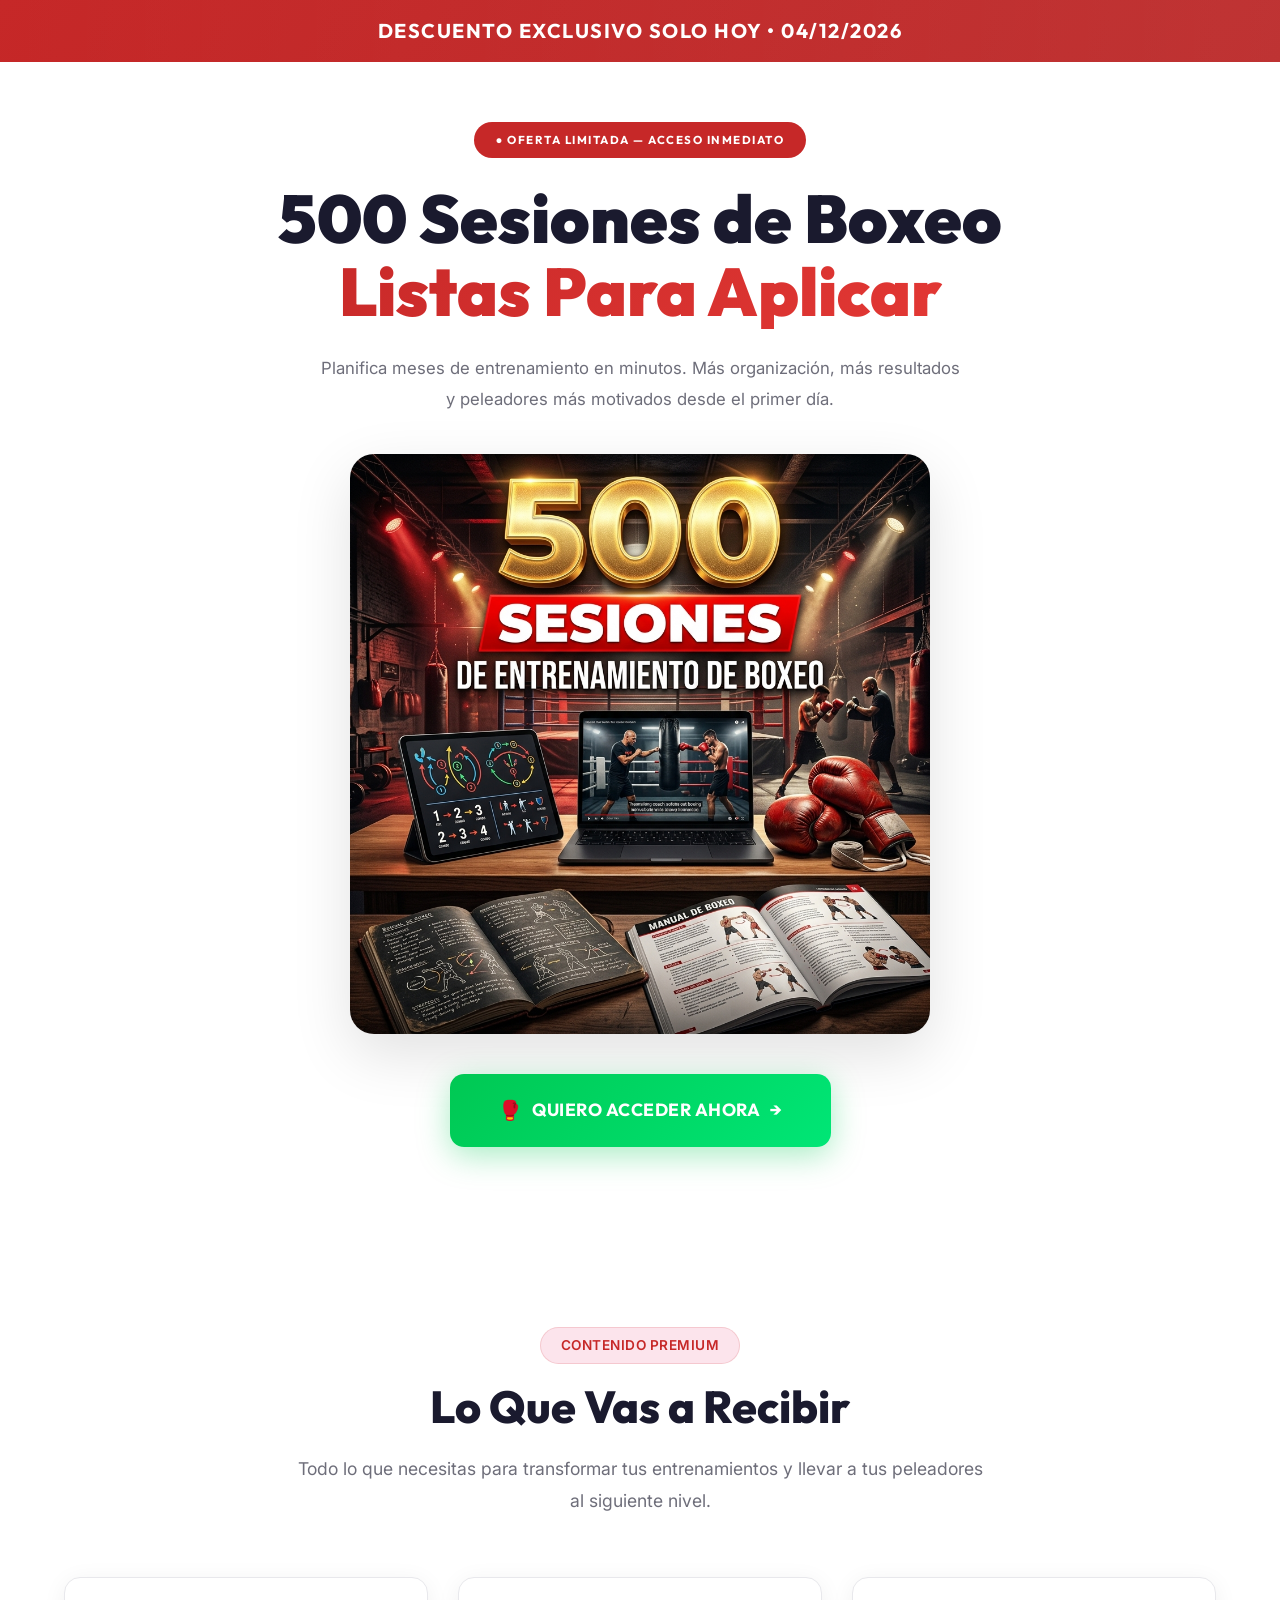
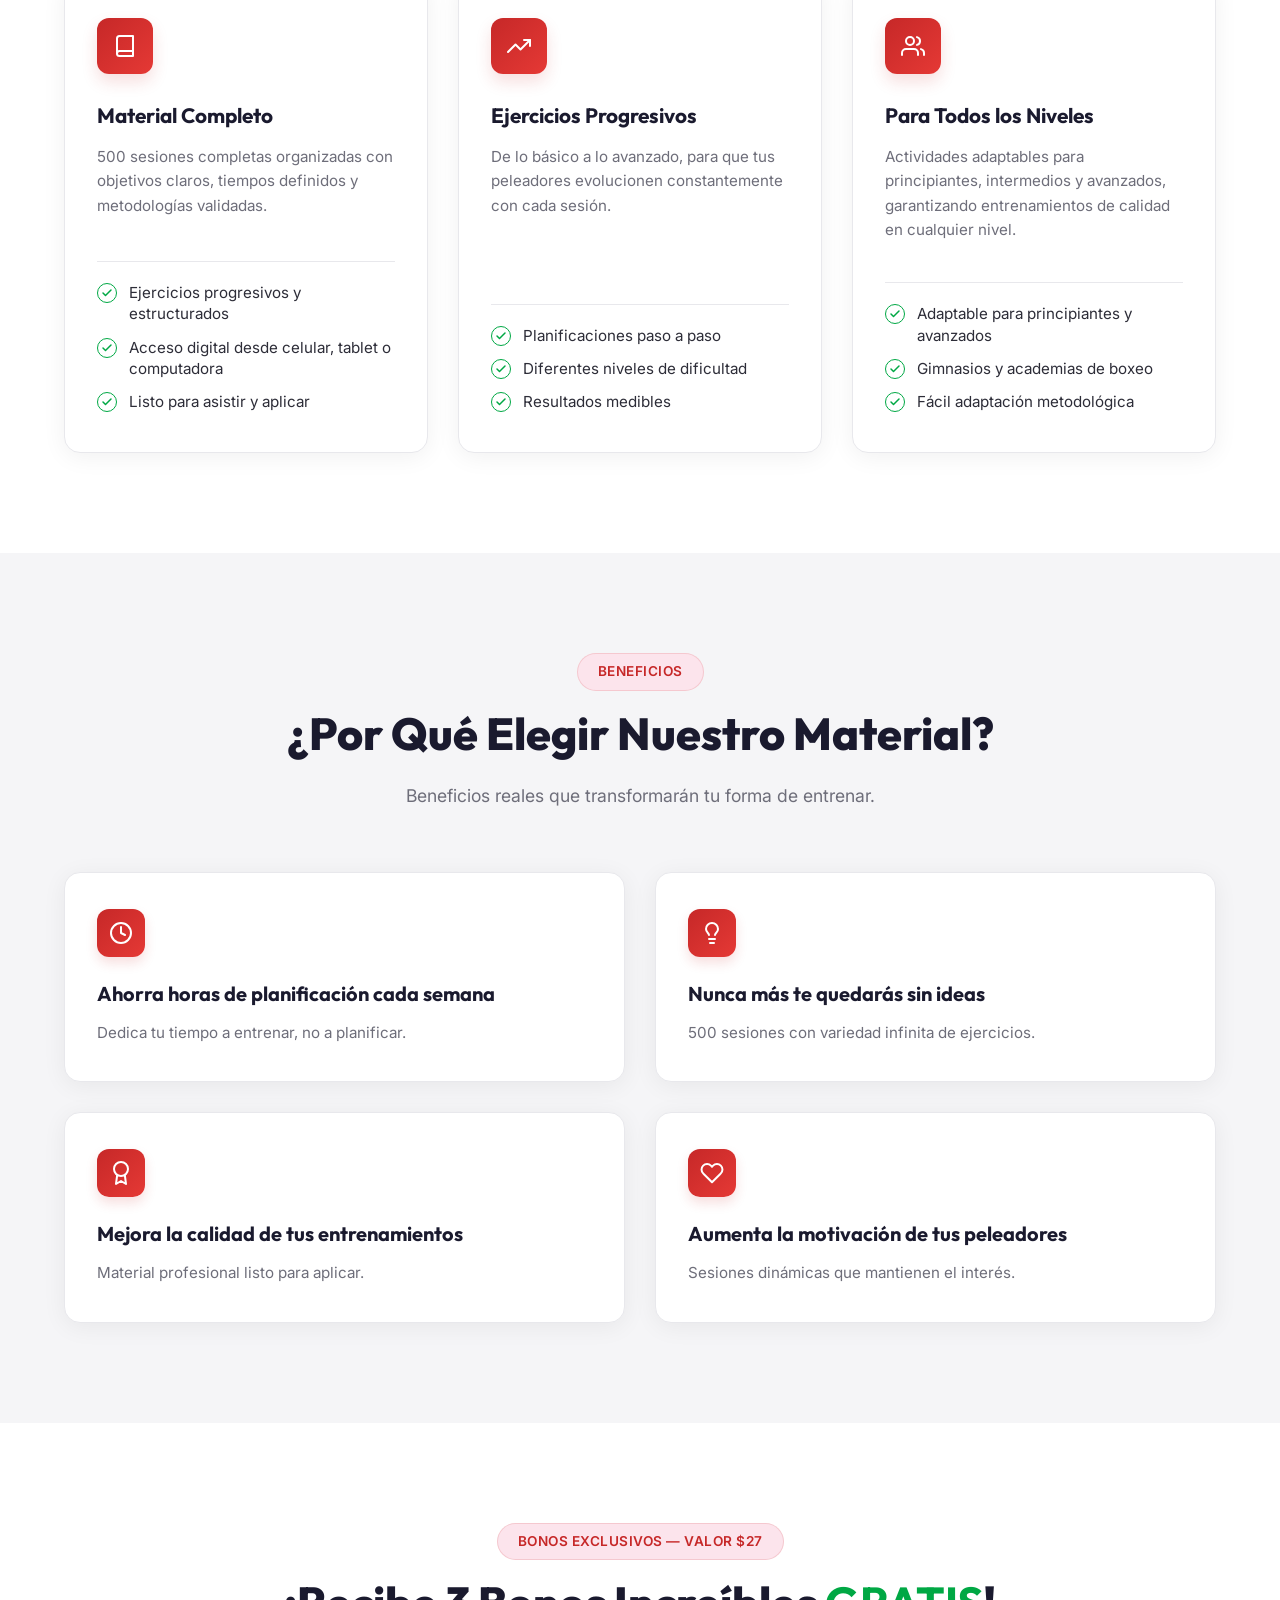
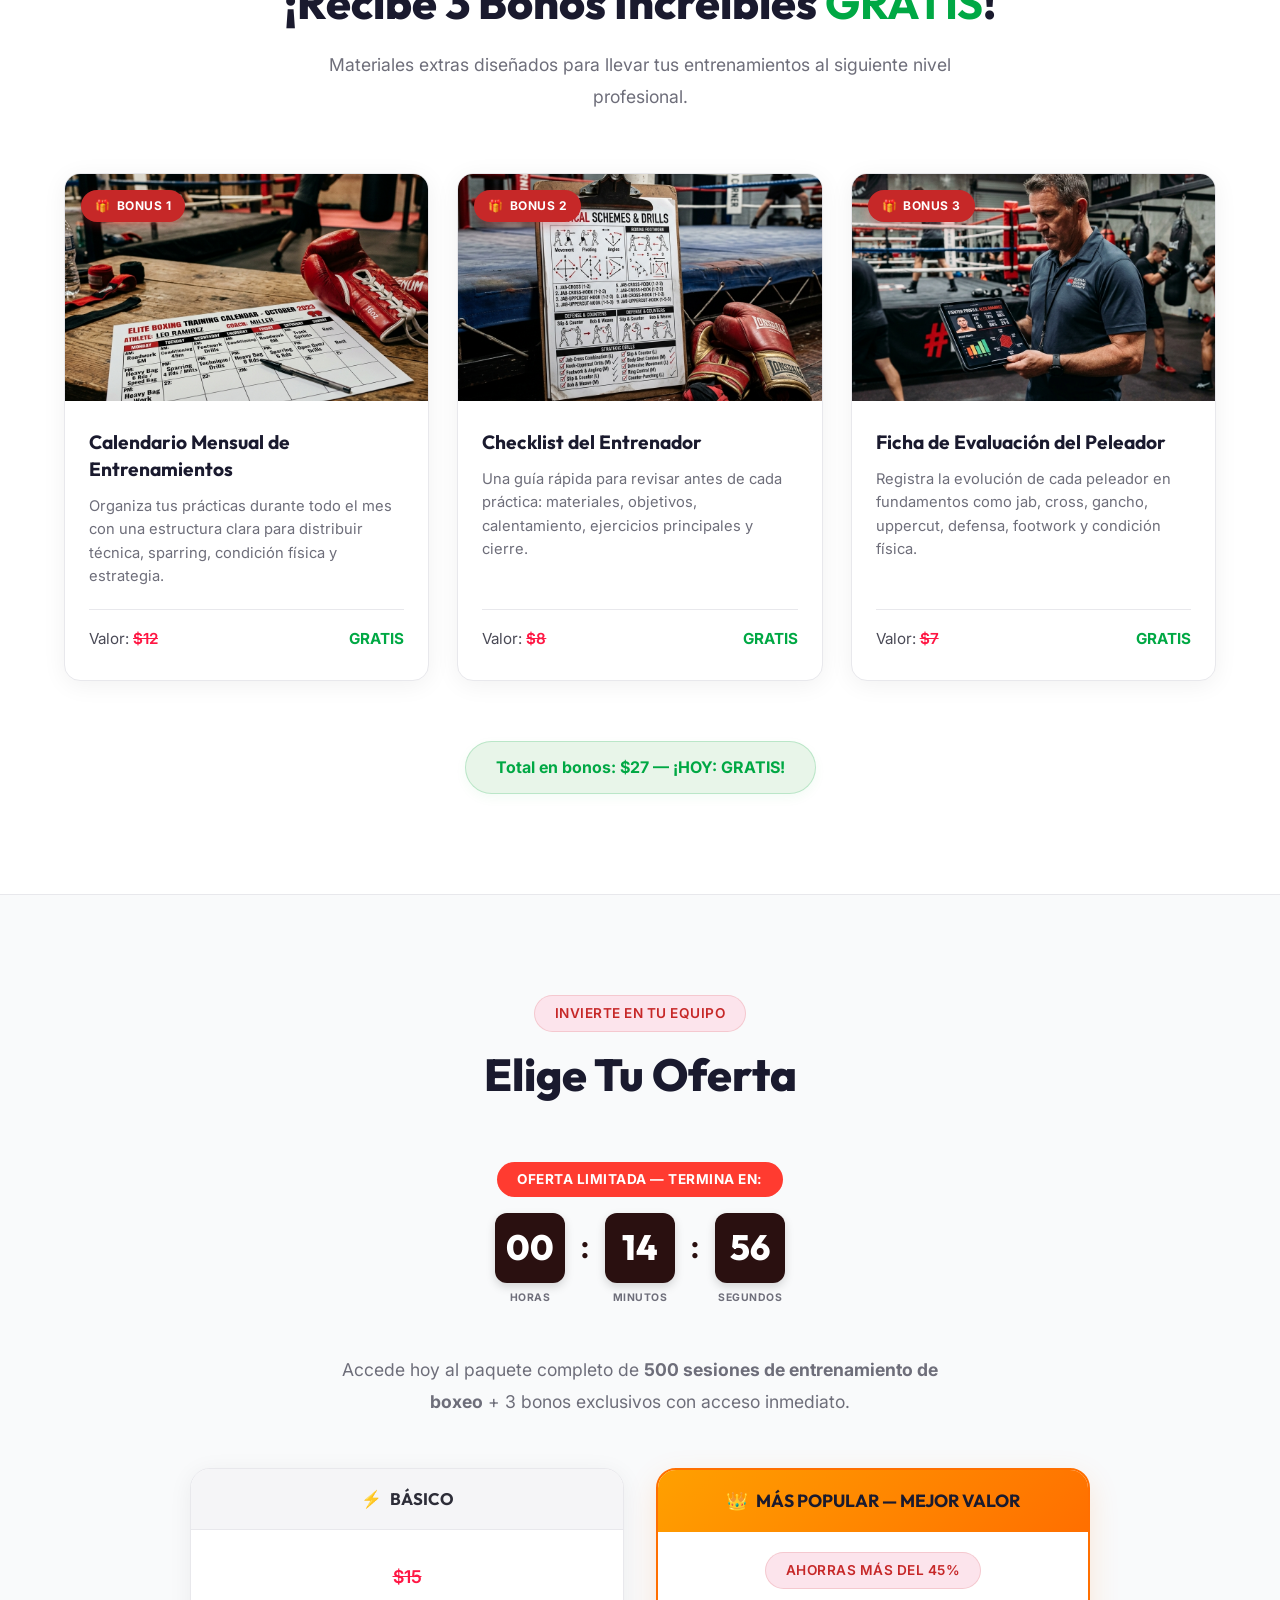
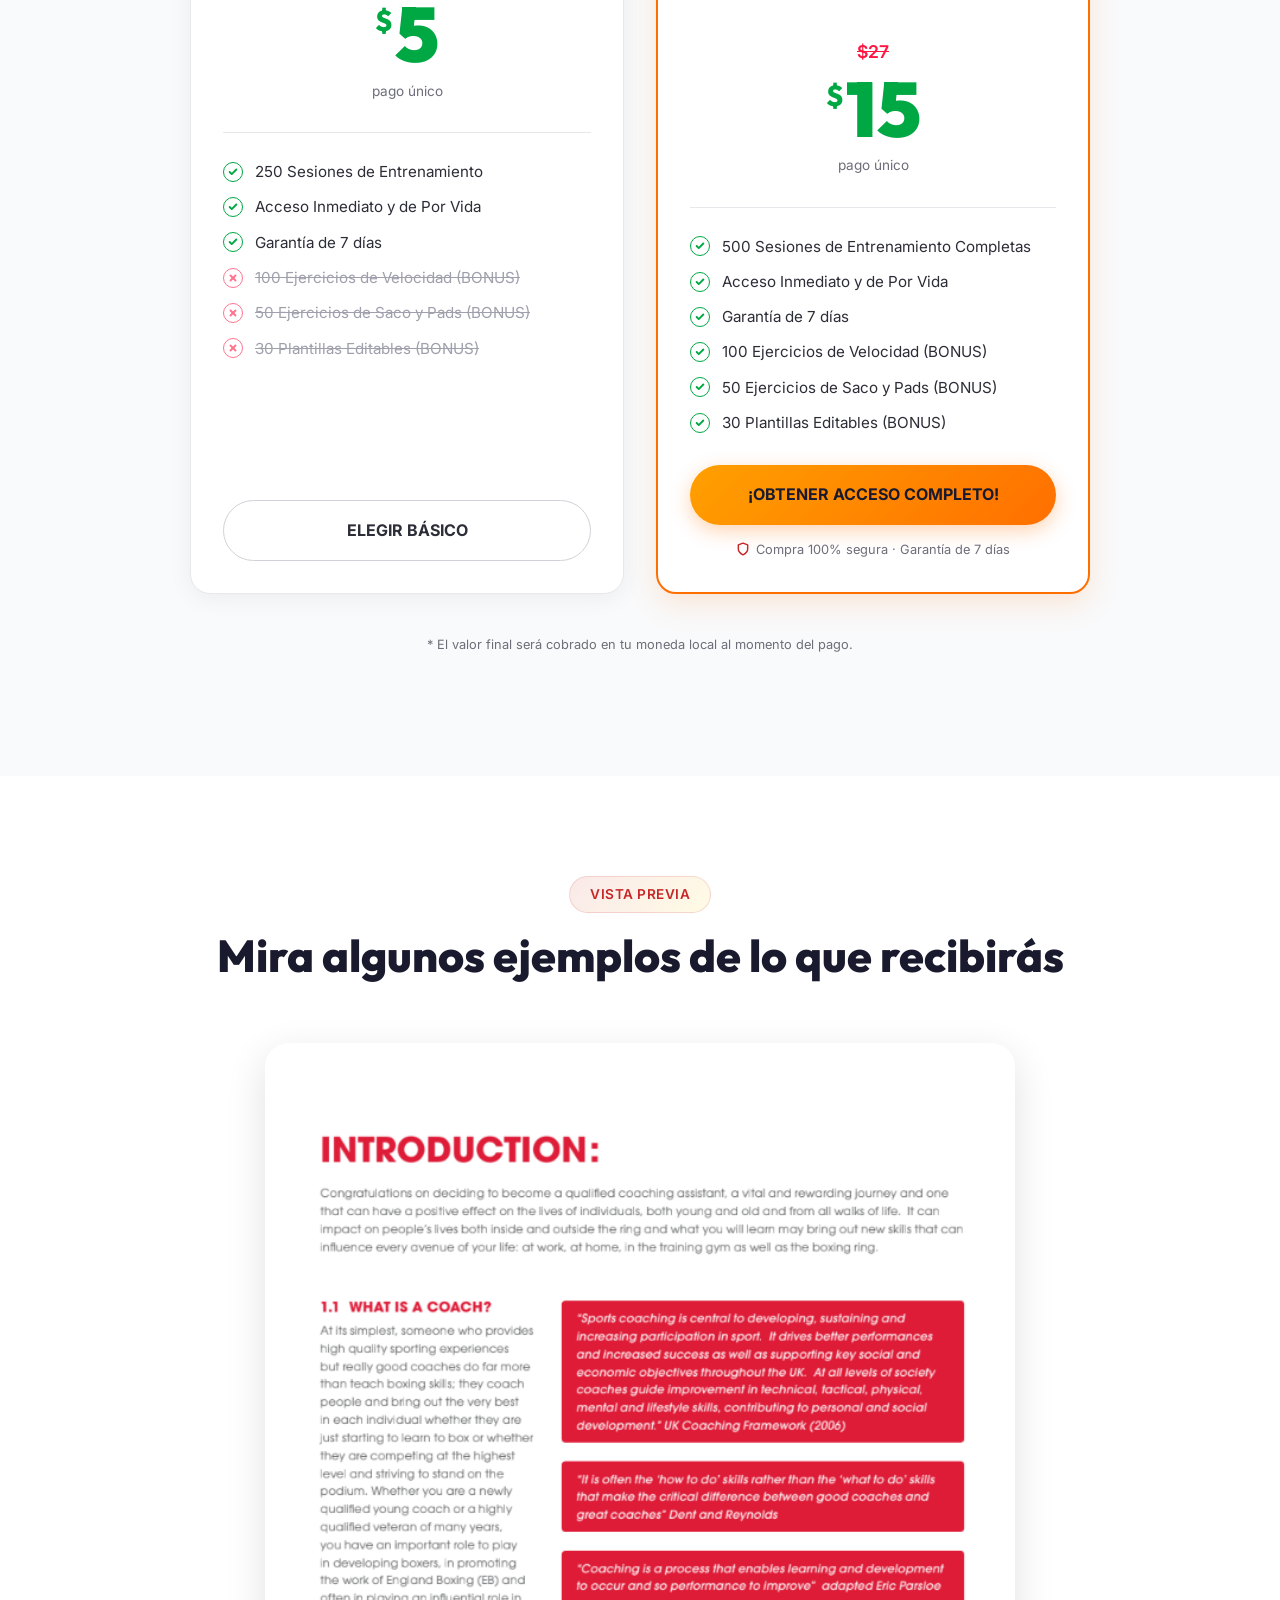
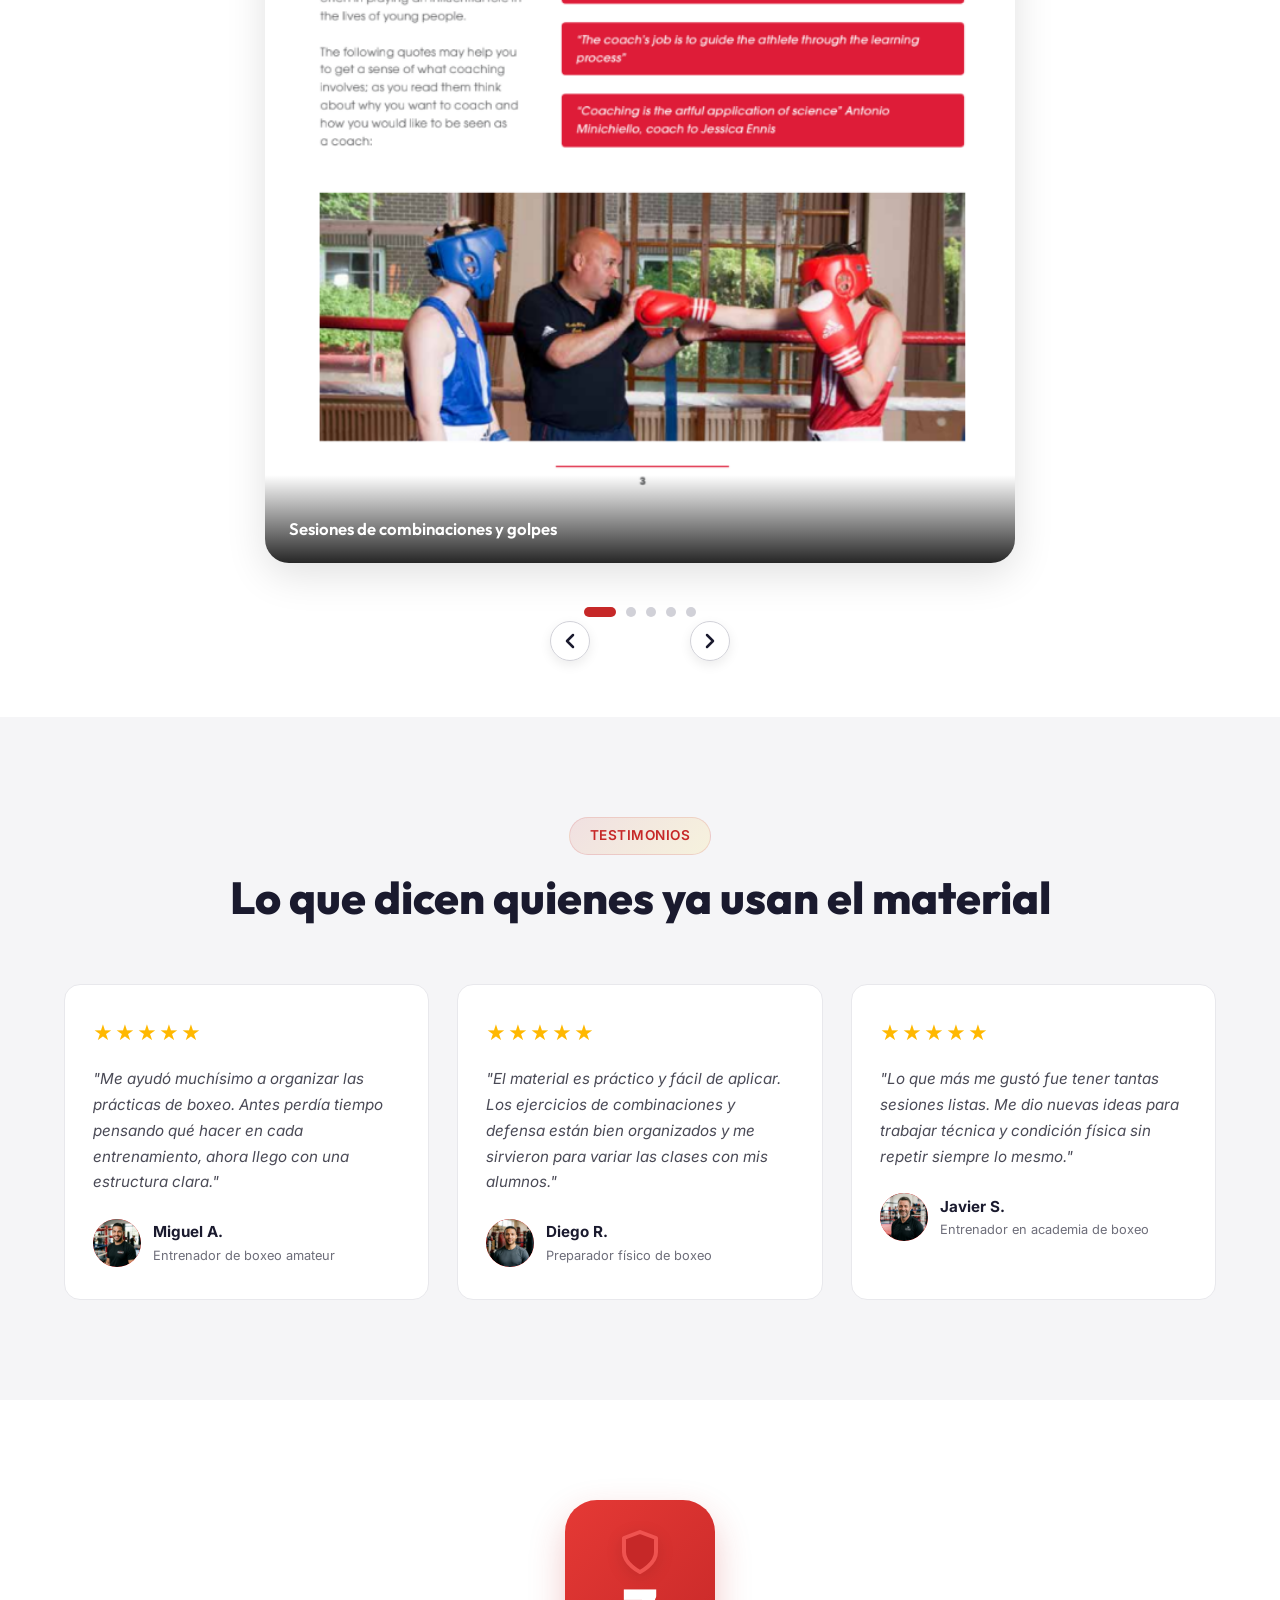
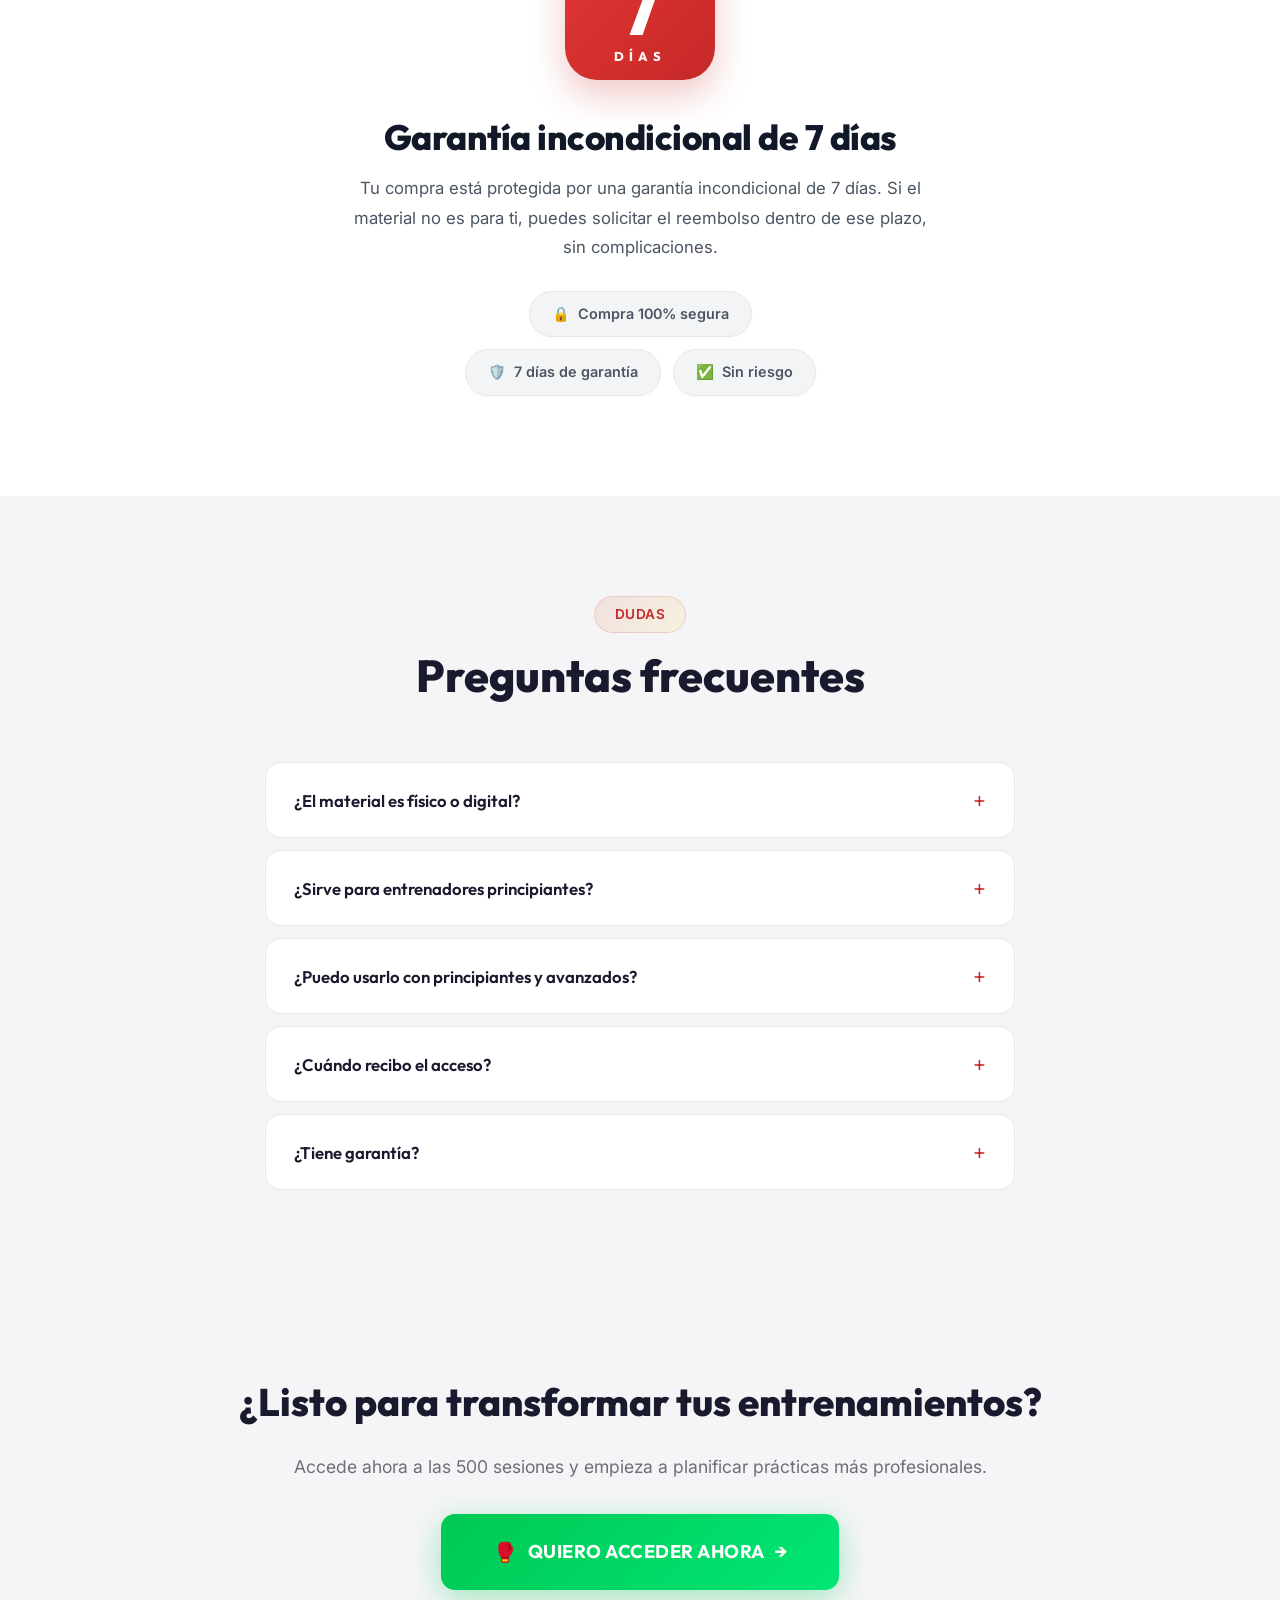
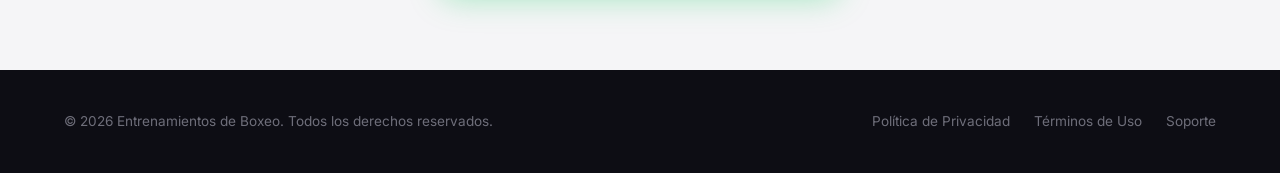
<file: index.html>
<!DOCTYPE html>
<html lang="es">

<head>
    <meta charset="UTF-8">
    <meta name="viewport" content="width=device-width, initial-scale=1.0">
    <title>500 Sesiones de Entrenamiento de Boxeo | Planifica Tus Prácticas</title>
    <meta name="description"
        content="Accede a 500 sesiones de entrenamiento de boxeo listas para aplicar. Material digital para entrenadores, profesores y academias deportivas. Acceso inmediato.">
    <link rel="preconnect" href="https://fonts.googleapis.com">
    <link rel="preconnect" href="https://fonts.gstatic.com" crossorigin>
    <link
        href="https://fonts.googleapis.com/css2?family=Inter:wght@400;500;600;700;800;900&family=Outfit:wght@400;500;600;700;800;900&display=swap"
        rel="stylesheet">
    <link rel="stylesheet" href="style.css">
    <script src="https://cdn.utmify.com.br/scripts/utms/latest.js" data-utmify-prevent-subids async defer></script>
    <script>
        window.pixelId = "6a45b2dbd1a3e59473e1c961";
        var a = document.createElement("script");
        a.setAttribute("async", "");
        a.setAttribute("defer", "");
        a.setAttribute("src", "https://cdn.utmify.com.br/scripts/pixel/pixel.js");
        document.head.appendChild(a);
    </script>
</head>

<body>

    <!-- ===================== BARRA DE DESCUENTO ===================== -->
    <div class="discount-bar">
        <div class="container">
            <span class="discount-bar-text">DESCUENTO EXCLUSIVO SOLO HOY • <span id="currentDate"></span></span>
        </div>
    </div>

    <!-- ===================== SECCIÓN 1 - HERO ===================== -->
    <section class="hero" id="hero">
        <div class="container hero-content">
            <p class="hero-sub-headline">● OFERTA LIMITADA — ACCESO INMEDIATO</p>
            <h1 class="hero-title">
                500 Sesiones de Boxeo
                <span class="hero-title-highlight">Listas Para Aplicar</span>
            </h1>
            <p class="hero-subtitle">
                Planifica meses de entrenamiento en minutos. Más organización, más resultados y peleadores más motivados
                desde el primer día.
            </p>
            <div class="hero-image">
                <img src="img/hero-mockup.png" alt="500 Sesiones de Entrenamiento de Boxeo - Material Digital"
                    loading="eager">
            </div>
            <a href="#oferta" class="btn btn-cta btn-hero-cta">
                <span class="btn-icon">🥊</span>
                QUIERO ACCEDER AHORA
                <span class="btn-arrow">→</span>
            </a>

        </div>
    </section>

    <!-- ===================== SECCIÓN 2 - LO QUE VAS A RECIBIR ===================== -->
    <section class="section section-white" id="que-recibes">
        <div class="container">
            <div class="section-header">
                <span class="section-tag tag-red">CONTENIDO PREMIUM</span>
                <h2 class="section-title">Lo Que Vas a Recibir</h2>
                <p class="section-subtitle">
                    Todo lo que necesitas para transformar tus entrenamientos y llevar a tus peleadores al siguiente nivel.
                </p>
            </div>
            <div class="recibir-grid">
                <!-- Card 1: Material Completo -->
                <div class="premium-card" data-animate>
                    <div class="premium-card-icon-box">
                        <svg width="24" height="24" viewBox="0 0 24 24" fill="none" stroke="currentColor"
                            stroke-width="2" stroke-linecap="round" stroke-linejoin="round">
                            <path d="M4 19.5A2.5 2.5 0 0 1 6.5 17H20"></path>
                            <path d="M6.5 2H20v20H6.5A2.5 2.5 0 0 1 4 19.5v-15A2.5 2.5 0 0 1 6.5 2z"></path>
                        </svg>
                    </div>
                    <h3>Material Completo</h3>
                    <p>500 sesiones completas organizadas con objetivos claros, tiempos definidos y metodologías
                        validadas.</p>

                    <hr class="premium-card-divider">

                    <ul class="premium-card-bullets">
                        <li>
                            <span class="bullet-check-circle">
                                <svg width="12" height="12" viewBox="0 0 24 24" fill="none" stroke="currentColor"
                                    stroke-width="3" stroke-linecap="round" stroke-linejoin="round">
                                    <polyline points="20 6 9 17 4 12"></polyline>
                                </svg>
                            </span>
                            Ejercicios progresivos y estructurados
                        </li>
                        <li>
                            <span class="bullet-check-circle">
                                <svg width="12" height="12" viewBox="0 0 24 24" fill="none" stroke="currentColor"
                                    stroke-width="3" stroke-linecap="round" stroke-linejoin="round">
                                    <polyline points="20 6 9 17 4 12"></polyline>
                                </svg>
                            </span>
                            Acceso digital desde celular, tablet o computadora
                        </li>
                        <li>
                            <span class="bullet-check-circle">
                                <svg width="12" height="12" viewBox="0 0 24 24" fill="none" stroke="currentColor"
                                    stroke-width="3" stroke-linecap="round" stroke-linejoin="round">
                                    <polyline points="20 6 9 17 4 12"></polyline>
                                </svg>
                            </span>
                            Listo para asistir y aplicar
                        </li>
                    </ul>
                </div>

                <!-- Card 2: Ejercicios Progresivos -->
                <div class="premium-card" data-animate>
                    <div class="premium-card-icon-box">
                        <svg width="24" height="24" viewBox="0 0 24 24" fill="none" stroke="currentColor"
                            stroke-width="2" stroke-linecap="round" stroke-linejoin="round">
                            <polyline points="23 6 13.5 15.5 8.5 10.5 1 18"></polyline>
                            <polyline points="17 6 23 6 23 12"></polyline>
                        </svg>
                    </div>
                    <h3>Ejercicios Progresivos</h3>
                    <p>De lo básico a lo avanzado, para que tus peleadores evolucionen constantemente con cada sesión.
                    </p>

                    <hr class="premium-card-divider">

                    <ul class="premium-card-bullets">
                        <li>
                            <span class="bullet-check-circle">
                                <svg width="12" height="12" viewBox="0 0 24 24" fill="none" stroke="currentColor"
                                    stroke-width="3" stroke-linecap="round" stroke-linejoin="round">
                                    <polyline points="20 6 9 17 4 12"></polyline>
                                </svg>
                            </span>
                            Planificaciones paso a paso
                        </li>
                        <li>
                            <span class="bullet-check-circle">
                                <svg width="12" height="12" viewBox="0 0 24 24" fill="none" stroke="currentColor"
                                    stroke-width="3" stroke-linecap="round" stroke-linejoin="round">
                                    <polyline points="20 6 9 17 4 12"></polyline>
                                </svg>
                            </span>
                            Diferentes niveles de dificultad
                        </li>
                        <li>
                            <span class="bullet-check-circle">
                                <svg width="12" height="12" viewBox="0 0 24 24" fill="none" stroke="currentColor"
                                    stroke-width="3" stroke-linecap="round" stroke-linejoin="round">
                                    <polyline points="20 6 9 17 4 12"></polyline>
                                </svg>
                            </span>
                            Resultados medibles
                        </li>
                    </ul>
                </div>

                <!-- Card 3: Para Todos los Niveles -->
                <div class="premium-card" data-animate>
                    <div class="premium-card-icon-box">
                        <svg width="24" height="24" viewBox="0 0 24 24" fill="none" stroke="currentColor"
                            stroke-width="2" stroke-linecap="round" stroke-linejoin="round">
                            <path d="M17 21v-2a4 4 0 0 0-4-4H5a4 4 0 0 0-4 4v2"></path>
                            <circle cx="9" cy="7" r="4"></circle>
                            <path d="M23 21v-2a4 4 0 0 0-3-3.87"></path>
                            <path d="M16 3.13a4 4 0 0 1 0 7.75"></path>
                        </svg>
                    </div>
                    <h3>Para Todos los Niveles</h3>
                    <p>Actividades adaptables para principiantes, intermedios y avanzados, garantizando
                        entrenamientos de calidad en cualquier nivel.</p>

                    <hr class="premium-card-divider">

                    <ul class="premium-card-bullets">
                        <li>
                            <span class="bullet-check-circle">
                                <svg width="12" height="12" viewBox="0 0 24 24" fill="none" stroke="currentColor"
                                    stroke-width="3" stroke-linecap="round" stroke-linejoin="round">
                                    <polyline points="20 6 9 17 4 12"></polyline>
                                </svg>
                            </span>
                            Adaptable para principiantes y avanzados
                        </li>
                        <li>
                            <span class="bullet-check-circle">
                                <svg width="12" height="12" viewBox="0 0 24 24" fill="none" stroke="currentColor"
                                    stroke-width="3" stroke-linecap="round" stroke-linejoin="round">
                                    <polyline points="20 6 9 17 4 12"></polyline>
                                </svg>
                            </span>
                            Gimnasios y academias de boxeo
                        </li>
                        <li>
                            <span class="bullet-check-circle">
                                <svg width="12" height="12" viewBox="0 0 24 24" fill="none" stroke="currentColor"
                                    stroke-width="3" stroke-linecap="round" stroke-linejoin="round">
                                    <polyline points="20 6 9 17 4 12"></polyline>
                                </svg>
                            </span>
                            Fácil adaptación metodológica
                        </li>
                    </ul>
                </div>
            </div>
        </div>
    </section>

    <!-- ===================== SECCIÓN 3 - POR QUÉ ELEGIR ===================== -->
    <section class="section section-light" id="por-que">
        <div class="container">
            <div class="section-header">
                <span class="section-tag tag-red">BENEFICIOS</span>
                <h2 class="section-title">¿Por Qué Elegir Nuestro Material?</h2>
                <p class="section-subtitle">
                    Beneficios reales que transformarán tu forma de entrenar.
                </p>
            </div>

            <div class="benefits-grid">
                <!-- Benefit 1: Ahorra horas -->
                <div class="benefit-card" data-animate>
                    <div class="benefit-card-icon-box">
                        <svg width="24" height="24" viewBox="0 0 24 24" fill="none" stroke="currentColor"
                            stroke-width="2" stroke-linecap="round" stroke-linejoin="round">
                            <circle cx="12" cy="12" r="10"></circle>
                            <polyline points="12 6 12 12 16 14"></polyline>
                        </svg>
                    </div>
                    <h3>Ahorra horas de planificación cada semana</h3>
                    <p>Dedica tu tiempo a entrenar, no a planificar.</p>
                </div>

                <!-- Benefit 2: Nunca más sin ideas -->
                <div class="benefit-card" data-animate>
                    <div class="benefit-card-icon-box">
                        <svg width="24" height="24" viewBox="0 0 24 24" fill="none" stroke="currentColor"
                            stroke-width="2" stroke-linecap="round" stroke-linejoin="round">
                            <path
                                d="M15 14c.2-1 .7-1.7 1.5-2.5 1-.9 1.5-2.2 1.5-3.5A6 6 0 0 0 6 8c0 1 .5 2.2 1.5 3.5.7.7 1.3 1.5 1.5 2.5">
                            </path>
                            <line x1="9" y1="18" x2="15" y2="18"></line>
                            <line x1="10" y1="22" x2="14" y2="22"></line>
                        </svg>
                    </div>
                    <h3>Nunca más te quedarás sin ideas</h3>
                    <p>500 sesiones con variedad infinita de ejercicios.</p>
                </div>

                <!-- Benefit 3: Mejora la calidad -->
                <div class="benefit-card" data-animate>
                    <div class="benefit-card-icon-box">
                        <svg width="24" height="24" viewBox="0 0 24 24" fill="none" stroke="currentColor"
                            stroke-width="2" stroke-linecap="round" stroke-linejoin="round">
                            <circle cx="12" cy="8" r="7"></circle>
                            <polyline points="8.21 13.89 7 23 12 20 17 23 15.79 13.88"></polyline>
                        </svg>
                    </div>
                    <h3>Mejora la calidad de tus entrenamientos</h3>
                    <p>Material profesional listo para aplicar.</p>
                </div>

                <!-- Benefit 4: Aumenta la motivación -->
                <div class="benefit-card" data-animate>
                    <div class="benefit-card-icon-box">
                        <svg width="24" height="24" viewBox="0 0 24 24" fill="none" stroke="currentColor"
                            stroke-width="2" stroke-linecap="round" stroke-linejoin="round">
                            <path
                                d="M20.84 4.61a5.5 5.5 0 0 0-7.78 0L12 5.67l-1.06-1.06a5.5 5.5 0 0 0-7.78 7.78l1.06 1.06L12 21.23l7.78-7.78 1.06-1.06a5.5 5.5 0 0 0 0-7.78z">
                            </path>
                        </svg>
                    </div>
                    <h3>Aumenta la motivación de tus peleadores</h3>
                    <p>Sesiones dinámicas que mantienen el interés.</p>
                </div>
            </div>
        </div>
    </section>

    <!-- ===================== SECCIÓN 4 - BONOS ===================== -->
    <section class="section section-white" id="bonos">
        <div class="container">
            <div class="section-header">
                <span class="section-tag tag-red">BONOS EXCLUSIVOS — VALOR $27</span>
                <h2 class="section-title">¡Recibe 3 Bonos Increíbles <span class="bono-val-free">GRATIS</span>!</h2>
                <p class="section-subtitle">
                    Materiales extras diseñados para llevar tus entrenamientos al siguiente nivel profesional.
                </p>
            </div>

            <div class="bonos-grid">
                <!-- Bono 1 -->
                <div class="bono-card-redesigned" data-animate>
                    <div class="bono-image-container">
                        <div class="bono-badge-overlay">
                            <span>🎁</span> BONUS 1
                        </div>
                        <img src="img/bono-1.png" alt="Calendario Mensual de Entrenamientos">
                    </div>
                    <div class="bono-card-content">
                        <h3>Calendario Mensual de Entrenamientos</h3>
                        <p>Organiza tus prácticas durante todo el mes con una estructura clara para distribuir
                            técnica, sparring, condición física y estrategia.</p>
                        <hr class="bono-card-divider">
                        <div class="bono-card-value">
                            <span>Valor: <span class="bono-val-old">$12</span></span>
                            <span class="bono-val-free">GRATIS</span>
                        </div>
                    </div>
                </div>

                <!-- Bono 2 -->
                <div class="bono-card-redesigned" data-animate>
                    <div class="bono-image-container">
                        <div class="bono-badge-overlay">
                            <span>🎁</span> BONUS 2
                        </div>
                        <img src="img/bono-2.png" alt="Checklist del Entrenador">
                    </div>
                    <div class="bono-card-content">
                        <h3>Checklist del Entrenador</h3>
                        <p>Una guía rápida para revisar antes de cada práctica: materiales, objetivos, calentamiento,
                            ejercicios principales y cierre.</p>
                        <hr class="bono-card-divider">
                        <div class="bono-card-value">
                            <span>Valor: <span class="bono-val-old">$8</span></span>
                            <span class="bono-val-free">GRATIS</span>
                        </div>
                    </div>
                </div>

                <!-- Bono 3 -->
                <div class="bono-card-redesigned" data-animate>
                    <div class="bono-image-container">
                        <div class="bono-badge-overlay">
                            <span>🎁</span> BONUS 3
                        </div>
                        <img src="img/bono-3.png" alt="Ficha de Evaluación del Peleador">
                    </div>
                    <div class="bono-card-content">
                        <h3>Ficha de Evaluación del Peleador</h3>
                        <p>Registra la evolución de cada peleador en fundamentos como jab, cross, gancho, uppercut,
                            defensa, footwork y condición física.</p>
                        <hr class="bono-card-divider">
                        <div class="bono-card-value">
                            <span>Valor: <span class="bono-val-old">$7</span></span>
                            <span class="bono-val-free">GRATIS</span>
                        </div>
                    </div>
                </div>
            </div>

            <div class="bonos-summary-container">
                <span class="bonos-summary-badge">Total en bonos: $27 — ¡HOY: GRATIS!</span>
            </div>
        </div>
    </section>

    <!-- ===================== SECCIÓN 5 - OFERTA ===================== -->
    <section class="section section-oferta" id="oferta">
        <div class="container">
            <div class="section-header">
                <span class="section-tag tag-red">INVIERTE EN TU EQUIPO</span>
                <h2 class="section-title">Elige Tu Oferta</h2>
            </div>

            <!-- Temporizador -->
            <div class="timer-container">
                <span class="timer-tag">OFERTA LIMITADA — TERMINA EN:</span>
                <div class="timer-display" id="countdown">
                    <div class="timer-group">
                        <div class="timer-box">00</div>
                        <span class="timer-label-sub">HORAS</span>
                    </div>
                    <div class="timer-colon">:</div>
                    <div class="timer-group">
                        <div class="timer-box" id="timer-min">15</div>
                        <span class="timer-label-sub">MINUTOS</span>
                    </div>
                    <div class="timer-colon">:</div>
                    <div class="timer-group">
                        <div class="timer-box" id="timer-sec">00</div>
                        <span class="timer-label-sub">SEGUNDOS</span>
                    </div>
                </div>
            </div>

            <p class="oferta-desc">
                Accede hoy al paquete completo de <strong>500 sesiones de entrenamiento de boxeo</strong> + 3 bonos
                exclusivos con acceso inmediato.
            </p>

            <!-- Pricing Cards -->
            <div class="pricing-grid">
                <!-- Plan Básico -->
                <div class="plan-card" data-animate>
                    <div class="plan-card-header">
                        <span>⚡</span> BÁSICO
                    </div>
                    <div class="plan-card-content">
                        <div class="plan-card-price-area">
                            <span class="plan-card-old-price">$15</span>
                            <div class="plan-card-current-price">
                                <span class="plan-card-price-symbol">$</span>
                                <span class="plan-card-price-val">5</span>
                            </div>
                            <span class="plan-card-price-period">pago único</span>
                        </div>

                        <hr class="plan-card-divider">

                        <ul class="plan-card-features">
                            <li>
                                <span class="feature-check-circle">
                                    <svg width="10" height="10" viewBox="0 0 24 24" fill="none" stroke="currentColor"
                                        stroke-width="4.5" stroke-linecap="round" stroke-linejoin="round">
                                        <polyline points="20 6 9 17 4 12"></polyline>
                                    </svg>
                                </span>
                                250 Sesiones de Entrenamiento
                            </li>
                            <li>
                                <span class="feature-check-circle">
                                    <svg width="10" height="10" viewBox="0 0 24 24" fill="none" stroke="currentColor"
                                        stroke-width="4.5" stroke-linecap="round" stroke-linejoin="round">
                                        <polyline points="20 6 9 17 4 12"></polyline>
                                    </svg>
                                </span>
                                Acceso Inmediato y de Por Vida
                            </li>
                            <li>
                                <span class="feature-check-circle">
                                    <svg width="10" height="10" viewBox="0 0 24 24" fill="none" stroke="currentColor"
                                        stroke-width="4.5" stroke-linecap="round" stroke-linejoin="round">
                                        <polyline points="20 6 9 17 4 12"></polyline>
                                    </svg>
                                </span>
                                Garantía de 7 días
                            </li>
                            <li class="disabled">
                                <span class="feature-cross-circle">
                                    <svg width="10" height="10" viewBox="0 0 24 24" fill="none" stroke="currentColor"
                                        stroke-width="4.5" stroke-linecap="round" stroke-linejoin="round">
                                        <line x1="18" y1="6" x2="6" y2="18"></line>
                                        <line x1="6" y1="6" x2="18" y2="18"></line>
                                    </svg>
                                </span>
                                100 Ejercicios de Velocidad (BONUS)
                            </li>
                            <li class="disabled">
                                <span class="feature-cross-circle">
                                    <svg width="10" height="10" viewBox="0 0 24 24" fill="none" stroke="currentColor"
                                        stroke-width="4.5" stroke-linecap="round" stroke-linejoin="round">
                                        <line x1="18" y1="6" x2="6" y2="18"></line>
                                        <line x1="6" y1="6" x2="18" y2="18"></line>
                                    </svg>
                                </span>
                                50 Ejercicios de Saco y Pads (BONUS)
                            </li>
                            <li class="disabled">
                                <span class="feature-cross-circle">
                                    <svg width="10" height="10" viewBox="0 0 24 24" fill="none" stroke="currentColor"
                                        stroke-width="4.5" stroke-linecap="round" stroke-linejoin="round">
                                        <line x1="18" y1="6" x2="6" y2="18"></line>
                                        <line x1="6" y1="6" x2="18" y2="18"></line>
                                    </svg>
                                </span>
                                30 Plantillas Editables (BONUS)
                            </li>
                        </ul>

                        <a href="https://pay.hotmart.com/F106572329Y?checkoutMode=10&bid=1783200852745" class="plan-card-btn">
                            ELEGIR BÁSICO
                        </a>
                    </div>
                </div>

                <!-- Plan Completo -->
                <div class="plan-card plan-card-featured" data-animate>
                    <div class="plan-card-header">
                        <span>👑</span> MÁS POPULAR — MEJOR VALOR
                    </div>

                    <div class="plan-card-badge-wrap">
                        <span class="section-tag tag-red">AHORRAS MÁS DEL 45%</span>
                    </div>

                    <div class="plan-card-content">
                        <div class="plan-card-price-area">
                            <span class="plan-card-old-price">$27</span>
                            <div class="plan-card-current-price">
                                <span class="plan-card-price-symbol">$</span>
                                <span class="plan-card-price-val">15</span>
                            </div>
                            <span class="plan-card-price-period">pago único</span>
                        </div>

                        <hr class="plan-card-divider">

                        <ul class="plan-card-features">
                            <li>
                                <span class="feature-check-circle">
                                    <svg width="10" height="10" viewBox="0 0 24 24" fill="none" stroke="currentColor"
                                        stroke-width="4.5" stroke-linecap="round" stroke-linejoin="round">
                                        <polyline points="20 6 9 17 4 12"></polyline>
                                    </svg>
                                </span>
                                500 Sesiones de Entrenamiento Completas
                            </li>
                            <li>
                                <span class="feature-check-circle">
                                    <svg width="10" height="10" viewBox="0 0 24 24" fill="none" stroke="currentColor"
                                        stroke-width="4.5" stroke-linecap="round" stroke-linejoin="round">
                                        <polyline points="20 6 9 17 4 12"></polyline>
                                    </svg>
                                </span>
                                Acceso Inmediato y de Por Vida
                            </li>
                            <li>
                                <span class="feature-check-circle">
                                    <svg width="10" height="10" viewBox="0 0 24 24" fill="none" stroke="currentColor"
                                        stroke-width="4.5" stroke-linecap="round" stroke-linejoin="round">
                                        <polyline points="20 6 9 17 4 12"></polyline>
                                    </svg>
                                </span>
                                Garantía de 7 días
                            </li>
                            <li>
                                <span class="feature-check-circle">
                                    <svg width="10" height="10" viewBox="0 0 24 24" fill="none" stroke="currentColor"
                                        stroke-width="4.5" stroke-linecap="round" stroke-linejoin="round">
                                        <polyline points="20 6 9 17 4 12"></polyline>
                                    </svg>
                                </span>
                                100 Ejercicios de Velocidad (BONUS)
                            </li>
                            <li>
                                <span class="feature-check-circle">
                                    <svg width="10" height="10" viewBox="0 0 24 24" fill="none" stroke="currentColor"
                                        stroke-width="4.5" stroke-linecap="round" stroke-linejoin="round">
                                        <polyline points="20 6 9 17 4 12"></polyline>
                                    </svg>
                                </span>
                                50 Ejercicios de Saco y Pads (BONUS)
                            </li>
                            <li>
                                <span class="feature-check-circle">
                                    <svg width="10" height="10" viewBox="0 0 24 24" fill="none" stroke="currentColor"
                                        stroke-width="4.5" stroke-linecap="round" stroke-linejoin="round">
                                        <polyline points="20 6 9 17 4 12"></polyline>
                                    </svg>
                                </span>
                                30 Plantillas Editables (BONUS)
                            </li>
                        </ul>

                        <a href="https://pay.hotmart.com/F106572329Y?off=hxf6memp&checkoutMode=10&bid=1783200900791" class="plan-card-btn">
                            ¡OBTENER ACCESO COMPLETO!
                        </a>

                        <div class="plan-card-trust">
                            <svg width="14" height="14" viewBox="0 0 24 24" fill="none" stroke="currentColor"
                                stroke-width="2.5" stroke-linecap="round" stroke-linejoin="round">
                                <path d="M12 22s8-4 8-10V5l-8-3-8 3v7c0 6 8 10 8 10z"></path>
                            </svg>
                            Compra 100% segura · Garantía de 7 días
                        </div>
                    </div>
                </div>
            </div>

            <div class="urgency-text">
                <div style="font-size: 0.8rem; color: var(--color-gray-400); margin-top: 16px;">
                    * El valor final será cobrado en tu moneda local al momento del pago.
                </div>
            </div>
        </div>
    </section>

    <!-- ===================== SECCIÓN 6 - EJEMPLOS ===================== -->
    <section class="section section-white" id="ejemplos">
        <div class="container">
            <div class="section-header">
                <span class="section-tag">Vista Previa</span>
                <h2 class="section-title">Mira algunos ejemplos de lo que recibirás</h2>
            </div>
            <div class="carousel-wrapper">
                <div class="carousel" id="carousel">
                    <div class="carousel-track" id="carouselTrack">
                        <div class="carousel-slide">
                            <img src="img/carousel-1.png" alt="Sesiones de combinaciones y golpes">
                            <div class="carousel-caption">Sesiones de combinaciones y golpes</div>
                        </div>
                        <div class="carousel-slide">
                            <img src="img/carousel-2.png" alt="Ejercicios de footwork y desplazamiento">
                            <div class="carousel-caption">Ejercicios de footwork y desplazamiento</div>
                        </div>
                        <div class="carousel-slide">
                            <img src="img/carousel-3.png" alt="Entrenamientos de defensa y esquiva">
                            <div class="carousel-caption">Entrenamientos de defensa y esquiva</div>
                        </div>
                        <div class="carousel-slide">
                            <img src="img/carousel-4.png" alt="Prácticas de sparring y estrategia">
                            <div class="carousel-caption">Prácticas de sparring y estrategia</div>
                        </div>
                        <div class="carousel-slide">
                            <img src="img/carousel-5.png" alt="Planificación semanal de entrenamientos">
                            <div class="carousel-caption">Planificación semanal de entrenamientos</div>
                        </div>
                    </div>
                </div>
                <button class="carousel-btn carousel-btn-prev" id="carouselPrev" aria-label="Anterior">
                    <svg width="24" height="24" viewBox="0 0 24 24" fill="none" stroke="currentColor" stroke-width="2.5"
                        stroke-linecap="round" stroke-linejoin="round">
                        <polyline points="15 18 9 12 15 6"></polyline>
                    </svg>
                </button>
                <button class="carousel-btn carousel-btn-next" id="carouselNext" aria-label="Siguiente">
                    <svg width="24" height="24" viewBox="0 0 24 24" fill="none" stroke="currentColor" stroke-width="2.5"
                        stroke-linecap="round" stroke-linejoin="round">
                        <polyline points="9 18 15 12 9 6"></polyline>
                    </svg>
                </button>
                <div class="carousel-dots" id="carouselDots"></div>
            </div>
        </div>
    </section>

    <!-- ===================== SECCIÓN 7 - TESTIMONIOS ===================== -->
    <section class="section section-light" id="testimonios">
        <div class="container">
            <div class="section-header">
                <span class="section-tag">Testimonios</span>
                <h2 class="section-title">Lo que dicen quienes ya usan el material</h2>
            </div>
            <div class="testimonials-grid">
                <div class="testimonial-card" data-animate>
                    <div class="testimonial-stars">★★★★★</div>
                    <p class="testimonial-text">
                        "Me ayudó muchísimo a organizar las prácticas de boxeo. Antes perdía tiempo pensando qué hacer en cada
                        entrenamiento, ahora llego con una estructura clara."
                    </p>
                    <div class="testimonial-author">
                        <div class="testimonial-avatar">
                            <img src="img/review-miguel.png" alt="Miguel A.">
                        </div>
                        <div class="testimonial-info">
                            <strong>Miguel A.</strong>
                            <span>Entrenador de boxeo amateur</span>
                        </div>
                    </div>
                </div>
                <div class="testimonial-card" data-animate>
                    <div class="testimonial-stars">★★★★★</div>
                    <p class="testimonial-text">
                        "El material es práctico y fácil de aplicar. Los ejercicios de combinaciones y defensa están bien organizados y me
                        sirvieron para variar las clases con mis alumnos."
                    </p>
                    <div class="testimonial-author">
                        <div class="testimonial-avatar">
                            <img src="img/review-diego.png" alt="Diego R.">
                        </div>
                        <div class="testimonial-info">
                            <strong>Diego R.</strong>
                            <span>Preparador físico de boxeo</span>
                        </div>
                    </div>
                </div>
                <div class="testimonial-card" data-animate>
                    <div class="testimonial-stars">★★★★★</div>
                    <p class="testimonial-text">
                        "Lo que más me gustó fue tener tantas sesiones listas. Me dio nuevas ideas para trabajar
                        técnica y condición física sin repetir siempre lo mesmo."
                    </p>
                    <div class="testimonial-author">
                        <div class="testimonial-avatar">
                            <img src="img/review-javier.png" alt="Javier S.">
                        </div>
                        <div class="testimonial-info">
                            <strong>Javier S.</strong>
                            <span>Entrenador en academia de boxeo</span>
                        </div>
                    </div>
                </div>
            </div>
        </div>
    </section>

    <!-- ===================== SECCIÓN 8 - GARANTÍA ===================== -->
    <section class="section section-white" id="garantia">
        <div class="container">
            <div class="garantia-wrapper">
                <div class="garantia-shield">
                    <div class="shield-icon">
                        <svg width="48" height="48" viewBox="0 0 24 24" fill="#C62828" stroke="#EF5350" stroke-width="2"
                            stroke-linecap="round" stroke-linejoin="round">
                            <path d="M12 22s8-4 8-10V5l-8-3-8 3v7c0 6 8 10 8 10z"></path>
                        </svg>
                    </div>
                    <div class="shield-days">7</div>
                    <div class="shield-text">DÍAS</div>
                </div>
                <div class="garantia-content">
                    <h2 class="section-title">Garantía incondicional de 7 días</h2>
                    <p class="garantia-text">
                        Tu compra está protegida por una garantía incondicional de 7 días. Si el material no es para ti,
                        puedes solicitar el reembolso dentro de ese plazo, sin complicaciones.
                    </p>
                    <div class="garantia-seals-container">
                        <div class="garantia-seal-row-1">
                            <div class="garantia-seal">
                                <span>🔒</span>
                                <span>Compra 100% segura</span>
                            </div>
                        </div>
                        <div class="garantia-seal-row-2">
                            <div class="garantia-seal">
                                <span>🛡️</span>
                                <span>7 días de garantía</span>
                            </div>
                            <div class="garantia-seal">
                                <span>✅</span>
                                <span>Sin riesgo</span>
                            </div>
                        </div>
                    </div>
                </div>
            </div>
        </div>
    </section>

    <!-- ===================== SECCIÓN 9 - FAQ ===================== -->
    <section class="section section-light" id="faq">
        <div class="container">
            <div class="section-header">
                <span class="section-tag">Dudas</span>
                <h2 class="section-title">Preguntas frecuentes</h2>
            </div>
            <div class="faq-container">
                <div class="faq-item" data-animate>
                    <button class="faq-question" aria-expanded="false">
                        <span>¿El material es físico o digital?</span>
                        <span class="faq-icon">+</span>
                    </button>
                    <div class="faq-answer">
                        <p>El material es 100% digital. Recibirás el acceso después de la compra y podrás verlo desde tu
                            celular, tablet o computadora.</p>
                    </div>
                </div>
                <div class="faq-item" data-animate>
                    <button class="faq-question" aria-expanded="false">
                        <span>¿Sirve para entrenadores principiantes?</span>
                        <span class="faq-icon">+</span>
                    </button>
                    <div class="faq-answer">
                        <p>Sí. El contenido está organizado para que puedas aplicar las sesiones de forma clara, incluso
                            si estás empezando como entrenador.</p>
                    </div>
                </div>
                <div class="faq-item" data-animate>
                    <button class="faq-question" aria-expanded="false">
                        <span>¿Puedo usarlo con principiantes y avanzados?</span>
                        <span class="faq-icon">+</span>
                    </button>
                    <div class="faq-answer">
                        <p>Sí. Las sesiones pueden adaptarse a diferentes niveles, desde quien está empezando hasta peleadores con experiencia.</p>
                    </div>
                </div>
                <div class="faq-item" data-animate>
                    <button class="faq-question" aria-expanded="false">
                        <span>¿Cuándo recibo el acceso?</span>
                        <span class="faq-icon">+</span>
                    </button>
                    <div class="faq-answer">
                        <p>El acceso es inmediato después de confirmar la compra.</p>
                    </div>
                </div>
                <div class="faq-item" data-animate>
                    <button class="faq-question" aria-expanded="false">
                        <span>¿Tiene garantía?</span>
                        <span class="faq-icon">+</span>
                    </button>
                    <div class="faq-answer">
                        <p>Sí. Tienes 7 días de garantía incondicional para probar el material sin riesgo.</p>
                    </div>
                </div>
            </div>
        </div>
    </section>

    <!-- CTA Flotante Final -->
    <section class="section section-final-cta">
        <div class="container">
            <h2 class="final-cta-title">¿Listo para transformar tus entrenamientos?</h2>
            <p class="final-cta-text">Accede ahora a las 500 sesiones y empieza a planificar prácticas más
                profesionales.</p>
            <a href="#oferta" class="btn btn-cta btn-final">
                <span class="btn-icon">🥊</span>
                QUIERO ACCEDER AHORA
                <span class="btn-arrow">→</span>
            </a>
        </div>
    </section>

    <!-- ===================== SECCIÓN 10 - FOOTER ===================== -->
    <footer class="footer" id="footer">
        <div class="container">
            <div class="footer-content">
                <p class="footer-copy">© 2026 Entrenamientos de Boxeo. Todos los derechos reservados.</p>
                <div class="footer-links">
                    <a href="#">Política de Privacidad</a>
                    <a href="#">Términos de Uso</a>
                    <a href="#">Soporte</a>
                </div>
            </div>
        </div>
    </footer>

    <script src="script.js"></script>
</body>

</html>
</file>
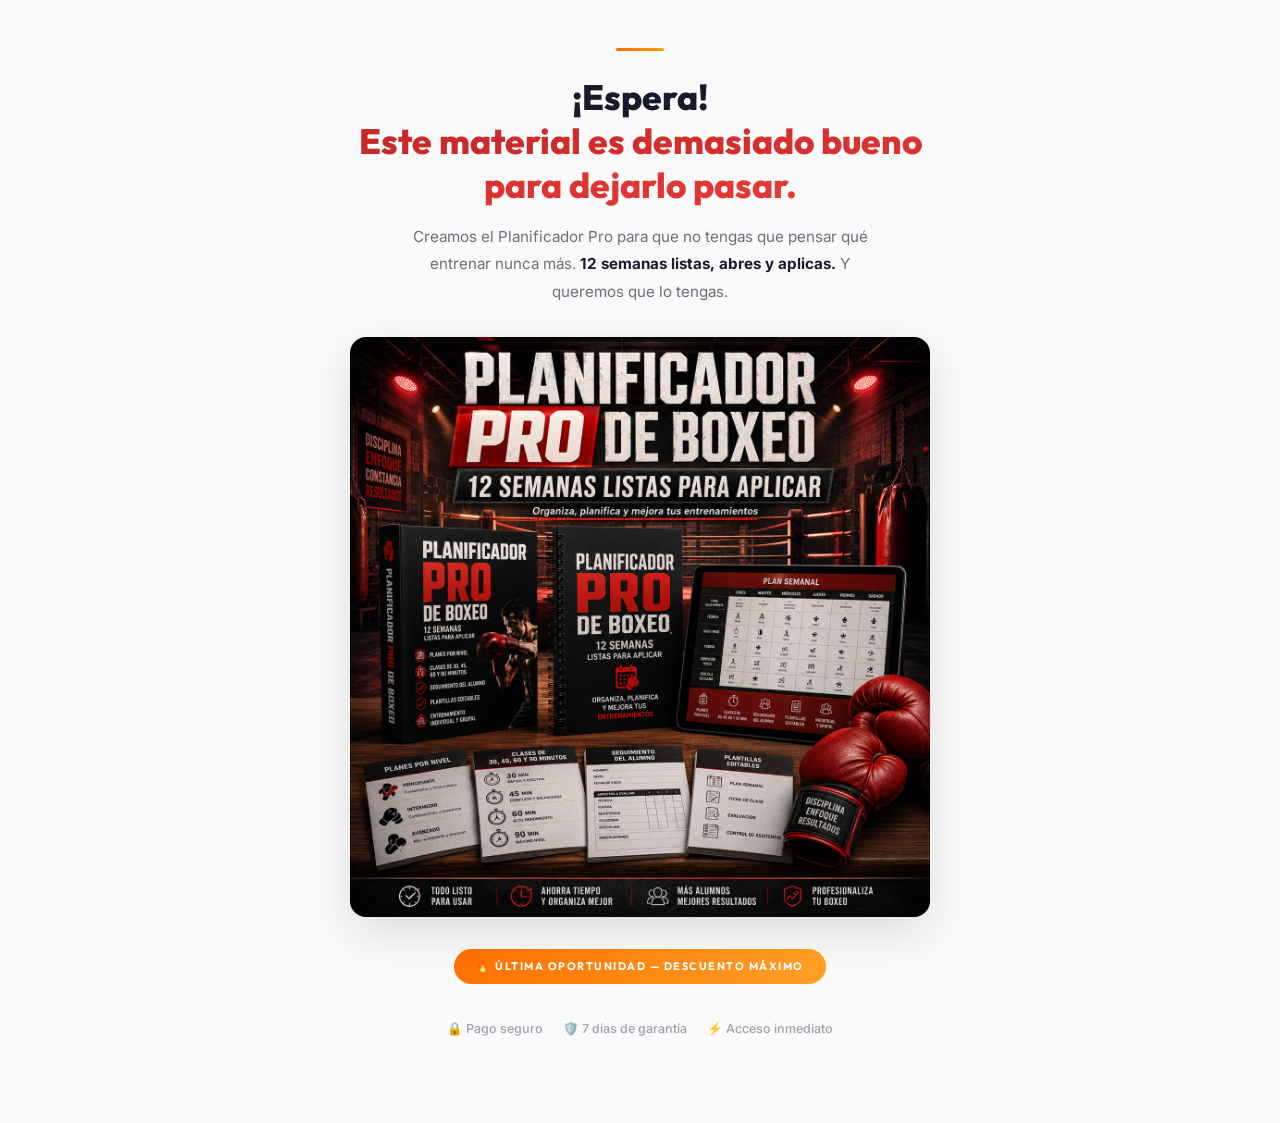
<file: downsell.html>
<!DOCTYPE html>
<html lang="es">

<head>
    <meta charset="UTF-8">
    <meta name="viewport" content="width=device-width, initial-scale=1.0">
    <title>Última oportunidad | Planificador Pro de Boxeo</title>
    <meta name="description"
        content="Última oportunidad para llevar el Planificador Pro de Boxeo con el mayor descuento.">
    <link rel="preconnect" href="https://fonts.googleapis.com">
    <link rel="preconnect" href="https://fonts.gstatic.com" crossorigin>
    <link
        href="https://fonts.googleapis.com/css2?family=Inter:wght@400;500;600;700;800;900&family=Outfit:wght@400;500;600;700;800;900&display=swap"
        rel="stylesheet">
    <link rel="stylesheet" href="upsell.css">
    <link rel="stylesheet" href="downsell.css">
</head>

<body>

    <main class="upsell-page">
        <div class="upsell-container">

            <!-- ===== HOOK ===== -->
            <div class="upsell-hook downsell-hook-top">
                <div class="upsell-hook-line downsell-line"></div>
                <h1 class="upsell-hook-title">
                    ¡Espera!<br>
                    <span class="upsell-hook-highlight">Este material es demasiado bueno para dejarlo pasar.</span>
                </h1>
                <p class="downsell-sub">
                    Creamos el Planificador Pro para que no tengas que pensar qué entrenar nunca más.
                    <strong>12 semanas listas, abres y aplicas.</strong> Y queremos que lo tengas.
                </p>
            </div>

            <!-- ===== PRODUCT IMAGE ===== -->
            <div class="upsell-product">
                <img src="img/upsell-mockup.png" alt="Planificador Pro de Boxeo – 12 Semanas Listas Para Aplicar">
            </div>

            <span class="upsell-badge downsell-badge">🔥 ÚLTIMA OPORTUNIDAD — DESCUENTO MÁXIMO</span>

            <!-- HOTMART - Sales Funnel Widget -->
            <div id="hotmart-sales-funnel"></div>
            <script src="https://checkout.hotmart.com/lib/hotmart-checkout-elements.js"></script>
            <script>
                checkoutElements.init('salesFunnel').mount('#hotmart-sales-funnel')
            </script>

            <div class="upsell-seals">
                <span>🔒 Pago seguro</span>
                <span>🛡️ 7 días de garantía</span>
                <span>⚡ Acceso inmediato</span>
            </div>

        </div>
    </main>

</body>

</html>
</file>
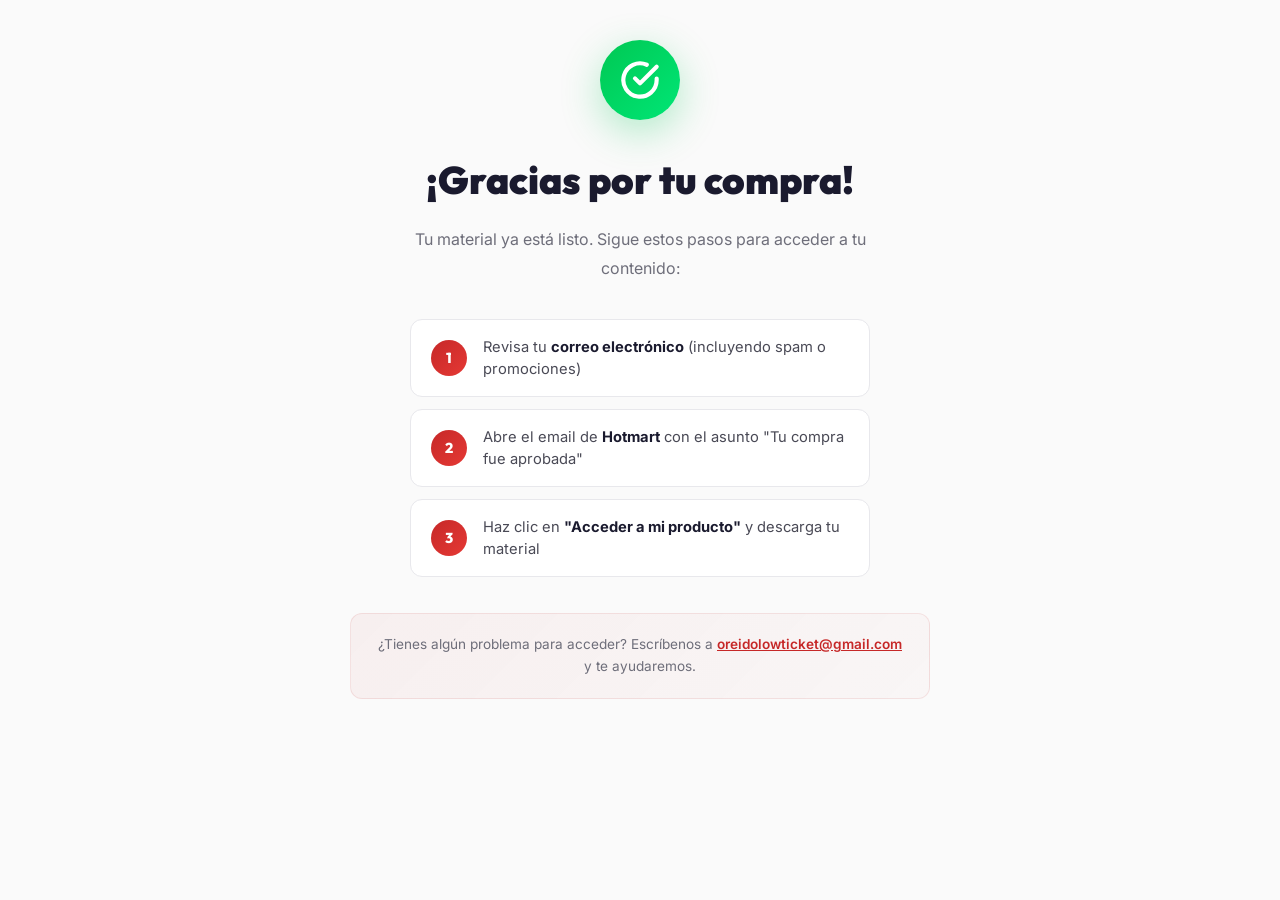
<file: obrigado.html>
<!DOCTYPE html>
<html lang="es">

<head>
    <meta charset="UTF-8">
    <meta name="viewport" content="width=device-width, initial-scale=1.0">
    <title>¡Gracias por tu compra! | Entrenamientos de Boxeo</title>
    <meta name="description" content="Tu compra fue confirmada. Accede a tu material de entrenamiento de boxeo.">
    <link rel="preconnect" href="https://fonts.googleapis.com">
    <link rel="preconnect" href="https://fonts.gstatic.com" crossorigin>
    <link
        href="https://fonts.googleapis.com/css2?family=Inter:wght@400;500;600;700;800;900&family=Outfit:wght@400;500;600;700;800;900&display=swap"
        rel="stylesheet">
    <link rel="stylesheet" href="upsell.css">
    <style>
        .thanks-icon {
            width: 80px;
            height: 80px;
            background: linear-gradient(135deg, #00c853, #00e676);
            border-radius: 50%;
            display: flex;
            align-items: center;
            justify-content: center;
            margin: 0 auto 28px;
            color: #fff;
            box-shadow: 0 12px 40px rgba(0, 200, 83, 0.3);
            animation: checkPop 0.6s ease 0.2s both;
        }

        @keyframes checkPop {
            0% {
                transform: scale(0);
                opacity: 0;
            }

            60% {
                transform: scale(1.15);
            }

            100% {
                transform: scale(1);
                opacity: 1;
            }
        }

        .thanks-title {
            font-family: var(--font-heading);
            font-size: clamp(1.6rem, 5vw, 2.4rem);
            font-weight: 900;
            color: #1a1a2e;
            margin-bottom: 12px;
            animation: fadeIn 0.6s ease 0.3s both;
        }

        .thanks-text {
            font-size: 1rem;
            color: #6e6e7a;
            line-height: 1.8;
            max-width: 460px;
            margin: 0 auto 36px;
            animation: fadeIn 0.6s ease 0.4s both;
        }

        .thanks-text strong {
            color: #1a1a2e;
        }

        .thanks-steps {
            width: 100%;
            max-width: 460px;
            display: flex;
            flex-direction: column;
            gap: 12px;
            margin-bottom: 36px;
            animation: fadeIn 0.7s ease 0.5s both;
        }

        .thanks-step {
            display: flex;
            align-items: center;
            gap: 16px;
            background: #fff;
            border: 1px solid #e8e8ec;
            border-radius: 12px;
            padding: 16px 20px;
            text-align: left;
        }

        .thanks-step-number {
            width: 36px;
            height: 36px;
            min-width: 36px;
            background: linear-gradient(135deg, #C62828, #E53935);
            color: #fff;
            border-radius: 50%;
            display: flex;
            align-items: center;
            justify-content: center;
            font-family: var(--font-heading);
            font-weight: 800;
            font-size: 0.9rem;
        }

        .thanks-step-text {
            font-size: 0.92rem;
            color: #4a4a56;
            line-height: 1.5;
        }

        .thanks-step-text strong {
            color: #1a1a2e;
        }

        .thanks-support {
            background: linear-gradient(135deg, rgba(198, 40, 40, 0.05), rgba(198, 40, 40, 0.02));
            border: 1px solid rgba(198, 40, 40, 0.1);
            border-radius: 12px;
            padding: 20px 24px;
            animation: fadeIn 0.7s ease 0.6s both;
        }

        .thanks-support p {
            font-size: 0.85rem;
            color: #6e6e7a;
            line-height: 1.6;
        }

        .thanks-support a {
            color: var(--color-crimson);
            font-weight: 600;
            text-decoration: underline;
        }
    </style>
</head>

<body>

    <main class="upsell-page">
        <div class="upsell-container">

            <!-- ===== CHECK ICON ===== -->
            <div class="thanks-icon">
                <svg width="40" height="40" viewBox="0 0 24 24" fill="none" stroke="currentColor" stroke-width="2.5"
                    stroke-linecap="round" stroke-linejoin="round">
                    <path d="M22 11.08V12a10 10 0 1 1-5.93-9.14"></path>
                    <polyline points="22 4 12 14.01 9 11.01"></polyline>
                </svg>
            </div>

            <!-- ===== TITLE ===== -->
            <h1 class="thanks-title">¡Gracias por tu compra!</h1>
            <p class="thanks-text">
                Tu material ya está listo. Sigue estos pasos para acceder a tu contenido:
            </p>

            <!-- ===== STEPS ===== -->
            <div class="thanks-steps">
                <div class="thanks-step">
                    <div class="thanks-step-number">1</div>
                    <p class="thanks-step-text">
                        Revisa tu <strong>correo electrónico</strong> (incluyendo spam o promociones)
                    </p>
                </div>
                <div class="thanks-step">
                    <div class="thanks-step-number">2</div>
                    <p class="thanks-step-text">
                        Abre el email de <strong>Hotmart</strong> con el asunto "Tu compra fue aprobada"
                    </p>
                </div>
                <div class="thanks-step">
                    <div class="thanks-step-number">3</div>
                    <p class="thanks-step-text">
                        Haz clic en <strong>"Acceder a mi producto"</strong> y descarga tu material
                    </p>
                </div>
            </div>

            <!-- ===== SUPPORT ===== -->
            <div class="thanks-support">
                <p>¿Tienes algún problema para acceder? Escríbenos a <a
                        href="mailto:@ejemplo.cosoportem">oreidolowticket@gmail.com</a> y te ayudaremos.</p>
            </div>

        </div>
    </main>

</body>

</html>
</file>
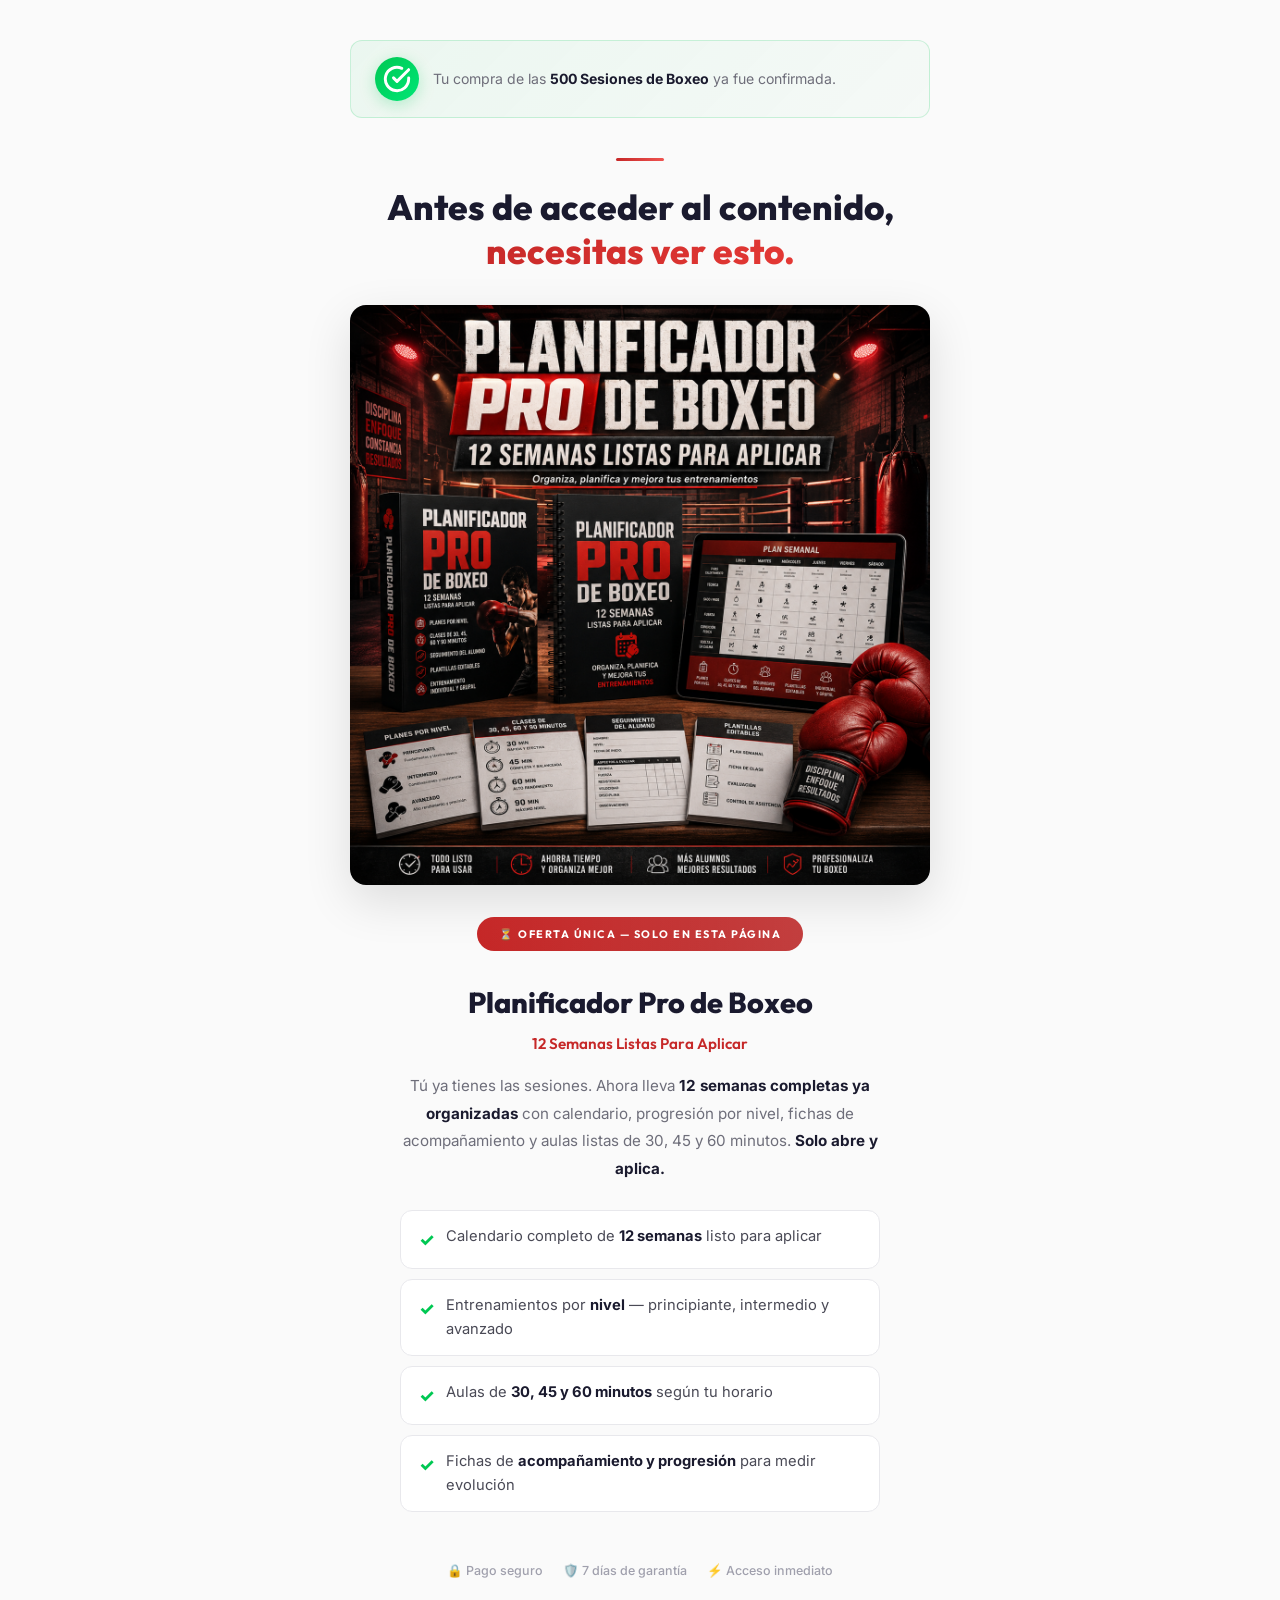
<file: upsell.html>
<!DOCTYPE html>
<html lang="es">

<head>
    <meta charset="UTF-8">
    <meta name="viewport" content="width=device-width, initial-scale=1.0">
    <title>¡Espera! Tu compra está confirmada | Oferta Exclusiva</title>
    <meta name="description"
        content="Tu compra está confirmada. Antes de acceder, mira esta oferta exclusiva del Planificador Pro de Boxeo.">
    <link rel="preconnect" href="https://fonts.googleapis.com">
    <link rel="preconnect" href="https://fonts.gstatic.com" crossorigin>
    <link
        href="https://fonts.googleapis.com/css2?family=Inter:wght@400;500;600;700;800;900&family=Outfit:wght@400;500;600;700;800;900&display=swap"
        rel="stylesheet">
    <link rel="stylesheet" href="upsell.css">
</head>

<body>

    <main class="upsell-page">
        <div class="upsell-container">

            <!-- ===== GARANTIA + HOOK ===== -->
            <div class="upsell-guarantee">
                <div class="upsell-guarantee-icon">
                    <svg width="28" height="28" viewBox="0 0 24 24" fill="none" stroke="currentColor"
                        stroke-width="2.5" stroke-linecap="round" stroke-linejoin="round">
                        <path d="M22 11.08V12a10 10 0 1 1-5.93-9.14"></path>
                        <polyline points="22 4 12 14.01 9 11.01"></polyline>
                    </svg>
                </div>
                <p class="upsell-guarantee-text">
                    Tu compra de las <strong>500 Sesiones de Boxeo</strong> ya fue confirmada.
                </p>
            </div>

            <div class="upsell-hook">
                <div class="upsell-hook-line"></div>
                <h1 class="upsell-hook-title">
                    Antes de acceder al contenido,<br>
                    <span class="upsell-hook-highlight">necesitas ver esto.</span>
                </h1>
            </div>

            <!-- ===== PRODUCT IMAGE ===== -->
            <div class="upsell-product">
                <img src="img/upsell-mockup.png" alt="Planificador Pro de Boxeo – 12 Semanas Listas Para Aplicar">
            </div>

            <!-- ===== OFFER TEXT ===== -->
            <div class="upsell-offer-text">
                <span class="upsell-badge">⏳ OFERTA ÚNICA — SOLO EN ESTA PÁGINA</span>
                <h2 class="upsell-offer-title">Planificador Pro de Boxeo</h2>
                <p class="upsell-offer-sub">12 Semanas Listas Para Aplicar</p>
                <p class="upsell-offer-desc">
                    Tú ya tienes las sesiones. Ahora lleva <strong>12 semanas completas ya organizadas</strong>
                    con calendario, progresión por nivel, fichas de acompañamiento y aulas listas de
                    30, 45 y 60 minutos. <strong>Solo abre y aplica.</strong>
                </p>
            </div>

            <!-- ===== WHAT'S INCLUDED ===== -->
            <div class="upsell-includes">
                <ul>
                    <li>
                        <span class="upsell-check">✓</span>
                        <span>Calendario completo de <strong>12 semanas</strong> listo para aplicar</span>
                    </li>
                    <li>
                        <span class="upsell-check">✓</span>
                        <span>Entrenamientos por <strong>nivel</strong> — principiante, intermedio y avanzado</span>
                    </li>
                    <li>
                        <span class="upsell-check">✓</span>
                        <span>Aulas de <strong>30, 45 y 60 minutos</strong> según tu horario</span>
                    </li>
                    <li>
                        <span class="upsell-check">✓</span>
                        <span>Fichas de <strong>acompañamiento y progresión</strong> para medir evolución</span>
                    </li>
                </ul>
            </div>

            <!-- HOTMART - Sales Funnel Widget -->
            <div id="hotmart-sales-funnel"></div>
            <script src="https://checkout.hotmart.com/lib/hotmart-checkout-elements.js"></script>
            <script>
                checkoutElements.init('salesFunnel').mount('#hotmart-sales-funnel')
            </script>

            <div class="upsell-seals">
                <span>🔒 Pago seguro</span>
                <span>🛡️ 7 días de garantía</span>
                <span>⚡ Acceso inmediato</span>
            </div>

        </div>
    </main>

</body>

</html>
</file>
<file: style.css>
/* ============================
   DESIGN SYSTEM & VARIABLES
   ============================ */
:root {
    /* Colors */
    --color-bg-dark: #0d0d14;
    --color-bg-darker: #08080e;
    --color-surface-dark: #151520;
    --color-white: #ffffff;
    --color-light: #f8f9fa;
    --color-gray-50: #f5f5f7;
    --color-gray-100: #e8e8ec;
    --color-gray-200: #d1d1d8;
    --color-gray-300: #a0a0ad;
    --color-gray-400: #6e6e7a;
    --color-gray-500: #4a4a56;
    --color-gray-600: #2d2d38;

    /* Accent Colors - Boxing Red/Dark */
    --color-crimson: #C62828;
    --color-crimson-light: #EF5350;
    --color-crimson-dark: #B71C1C;
    --color-gold: #ff6f00;
    --color-gold-light: #ffa000;
    --color-red: #ff1744;
    --color-green: #00c853;
    --color-green-dark: #00a844;
    --color-green-light: #69f0ae;
    --color-green-glow: rgba(0, 200, 83, 0.3);

    /* Gradients - Boxing */
    --gradient-hero: linear-gradient(135deg, #0d0d14 0%, #2a0a0a 40%, #0d1420 100%);
    --gradient-crimson: linear-gradient(135deg, #C62828, #E53935);
    --gradient-crimson-hover: linear-gradient(135deg, #B71C1C, #C62828);
    --gradient-gold: linear-gradient(135deg, #ffa000, #ff6f00);
    --gradient-green: linear-gradient(135deg, #00c853, #00e676);
    --gradient-green-hover: linear-gradient(135deg, #00a844, #00c853);
    --gradient-oferta: linear-gradient(135deg, #0d0d14 0%, #2a0a0a 50%, #0d1420 100%);

    /* Typography */
    --font-heading: 'Outfit', sans-serif;
    --font-body: 'Inter', sans-serif;

    /* Spacing */
    --section-padding: 100px 0;
    --container-max: 1200px;
    --border-radius: 16px;
    --border-radius-sm: 10px;
    --border-radius-lg: 24px;

    /* Shadows */
    --shadow-card: 0 4px 24px rgba(0, 0, 0, 0.06);
    --shadow-card-hover: 0 12px 40px rgba(0, 0, 0, 0.12);
    --shadow-crimson: 0 8px 32px rgba(198, 40, 40, 0.35);
    --shadow-crimson-hover: 0 12px 48px rgba(198, 40, 40, 0.5);
    --shadow-green: 0 8px 32px rgba(0, 200, 83, 0.35);
    --shadow-green-hover: 0 12px 48px rgba(0, 200, 83, 0.5);
    --shadow-dark: 0 8px 32px rgba(0, 0, 0, 0.3);

    /* Transitions */
    --transition: 0.3s cubic-bezier(0.4, 0, 0.2, 1);
    --transition-slow: 0.5s cubic-bezier(0.4, 0, 0.2, 1);
}

/* ============================
   RESET & BASE
   ============================ */
*,
*::before,
*::after {
    margin: 0;
    padding: 0;
    box-sizing: border-box;
}

html {
    scroll-behavior: smooth;
    font-size: 16px;
    -webkit-font-smoothing: antialiased;
    -moz-osx-font-smoothing: grayscale;
}

body {
    font-family: var(--font-body);
    color: #1a1a2e;
    background: var(--color-white);
    line-height: 1.7;
    overflow-x: hidden;
}

img {
    max-width: 100%;
    height: auto;
    display: block;
}

a {
    text-decoration: none;
    color: inherit;
}

ul {
    list-style: none;
}

.container {
    max-width: var(--container-max);
    margin: 0 auto;
    padding: 0 24px;
}

/* ============================
   SECTION BASE STYLES
   ============================ */
.section {
    padding: var(--section-padding);
    position: relative;
}

.section-white {
    background: var(--color-white);
}

.section-light {
    background: var(--color-gray-50);
}

.section-header {
    text-align: center;
    margin-bottom: 60px;
}

.section-tag {
    display: inline-block;
    background: linear-gradient(135deg, rgba(198, 40, 40, 0.1), rgba(255, 214, 0, 0.1));
    color: var(--color-crimson);
    padding: 6px 20px;
    border-radius: 50px;
    font-size: 0.85rem;
    font-weight: 600;
    letter-spacing: 0.5px;
    text-transform: uppercase;
    margin-bottom: 16px;
    border: 1px solid rgba(198, 40, 40, 0.15);
}

.tag-light {
    background: rgba(255, 255, 255, 0.1);
    color: var(--color-gold);
    border-color: rgba(255, 214, 0, 0.2);
}

.section-title {
    font-family: var(--font-heading);
    font-size: clamp(1.8rem, 4vw, 2.8rem);
    font-weight: 800;
    line-height: 1.2;
    margin-bottom: 20px;
    color: #1a1a2e;
}

.section-title.text-white {
    color: var(--color-white);
}

.section-title.text-left {
    text-align: left;
}

.section-subtitle {
    font-size: 1.1rem;
    color: var(--color-gray-400);
    max-width: 700px;
    margin: 0 auto;
    line-height: 1.8;
}

/* ============================
   ANIMATIONS
   ============================ */
@keyframes fadeInUp {
    from {
        opacity: 0;
        transform: translateY(30px);
    }

    to {
        opacity: 1;
        transform: translateY(0);
    }
}

@keyframes fadeInScale {
    from {
        opacity: 0;
        transform: scale(0.95);
    }

    to {
        opacity: 1;
        transform: scale(1);
    }
}

@keyframes pulse {

    0%,
    100% {
        box-shadow: 0 0 0 0 var(--color-green-glow);
    }

    50% {
        box-shadow: 0 0 0 16px rgba(0, 200, 83, 0);
    }
}

@keyframes pulseRing {
    0% {
        transform: scale(1);
        opacity: 0.6;
    }

    100% {
        transform: scale(1.5);
        opacity: 0;
    }
}

@keyframes shimmer {
    0% {
        background-position: -200% center;
    }

    100% {
        background-position: 200% center;
    }
}

@keyframes float {

    0%,
    100% {
        transform: translateY(0px);
    }

    50% {
        transform: translateY(-12px);
    }
}

@keyframes glowPulse {

    0%,
    100% {
        opacity: 0.5;
    }

    50% {
        opacity: 1;
    }
}

@keyframes slideInLeft {
    from {
        opacity: 0;
        transform: translateX(-40px);
    }

    to {
        opacity: 1;
        transform: translateX(0);
    }
}

@keyframes slideInRight {
    from {
        opacity: 0;
        transform: translateX(40px);
    }

    to {
        opacity: 1;
        transform: translateX(0);
    }
}

[data-animate] {
    opacity: 0;
    transform: translateY(30px);
    transition: opacity 0.6s ease, transform 0.6s ease;
}

[data-animate].animated {
    opacity: 1;
    transform: translateY(0);
}

/* ============================
   DISCOUNT BAR
   ============================ */
.discount-bar {
    background: linear-gradient(135deg, #C62828, #B71C1C);
    padding: 14px 0;
    text-align: center;
    position: relative;
    overflow: hidden;
}

.discount-bar::before {
    content: '';
    position: absolute;
    inset: 0;
    background: linear-gradient(90deg, transparent, rgba(255, 255, 255, 0.1), transparent);
    animation: shimmer 3s ease-in-out infinite;
    background-size: 200% 100%;
}

.discount-bar-text {
    font-family: var(--font-heading);
    font-size: 1.25rem;
    font-weight: 700;
    color: var(--color-white);
    letter-spacing: 1.5px;
    text-transform: uppercase;
    position: relative;
    z-index: 1;
}

/* ============================
   HERO SECTION
   ============================ */
.hero {
    background: var(--color-white);
    position: relative;
    padding: 60px 0 80px;
    overflow: hidden;
}

.hero-content {
    display: flex;
    flex-direction: column;
    align-items: center;
    text-align: center;
    position: relative;
    z-index: 2;
    max-width: 850px;
    margin: 0 auto;
}

.hero-sub-headline {
    display: inline-block;
    font-family: var(--font-heading);
    font-size: 0.72rem;
    font-weight: 700;
    color: var(--color-white);
    background: var(--color-crimson);
    padding: 8px 22px;
    border-radius: 50px;
    letter-spacing: 1.5px;
    text-transform: uppercase;
    margin-bottom: 24px;
    animation: fadeInUp 0.5s ease both;
}

.hero-title {
    font-family: var(--font-heading);
    font-size: clamp(2.4rem, 6vw, 4.2rem);
    font-weight: 900;
    color: #1a1a2e;
    line-height: 1.1;
    margin-bottom: 24px;
    animation: fadeInUp 0.6s ease 0.1s both;
}

.hero-title-highlight {
    display: block;
    background: var(--gradient-crimson);
    -webkit-background-clip: text;
    -webkit-text-fill-color: transparent;
    background-clip: text;
}

.hero-subtitle {
    font-size: 1.05rem;
    color: var(--color-gray-400);
    line-height: 1.8;
    margin-bottom: 40px;
    max-width: 650px;
    animation: fadeInUp 0.6s ease 0.2s both;
}

.hero-image {
    position: relative;
    max-width: 580px;
    margin: 0 auto 40px;
    animation: fadeInScale 0.8s ease 0.25s both;
}

.hero-image img {
    position: relative;
    z-index: 1;
    border-radius: var(--border-radius-lg);
    box-shadow: 0 20px 60px rgba(0, 0, 0, 0.12);
}

.hero-badges {
    display: flex;
    gap: 24px;
    margin-top: 28px;
    animation: fadeInUp 0.6s ease 0.4s both;
    flex-wrap: wrap;
    justify-content: center;
}

.hero-seal {
    display: flex;
    align-items: center;
    gap: 8px;
    color: var(--color-gray-400);
    font-size: 0.85rem;
    font-weight: 500;
}

.seal-icon {
    font-size: 1.1rem;
}

/* ============================
   BUTTONS
   ============================ */
.btn {
    display: inline-flex;
    align-items: center;
    justify-content: center;
    gap: 10px;
    font-family: var(--font-heading);
    font-weight: 700;
    font-size: 1.05rem;
    padding: 18px 40px;
    border-radius: 14px;
    border: none;
    cursor: pointer;
    transition: all var(--transition);
    position: relative;
    overflow: hidden;
    text-align: center;
}

.btn-cta {
    background: var(--gradient-green);
    color: var(--color-white);
    box-shadow: var(--shadow-green);
    animation: pulse 2s ease-in-out infinite;
    letter-spacing: 0.5px;
}

.btn-cta::before {
    content: '';
    position: absolute;
    top: 0;
    left: -100%;
    width: 100%;
    height: 100%;
    background: linear-gradient(90deg, transparent, rgba(255, 255, 255, 0.2), transparent);
    transition: left 0.5s ease;
}

.btn-cta:hover {
    background: var(--gradient-green-hover);
    box-shadow: var(--shadow-green-hover);
    transform: translateY(-3px) scale(1.02);
}

.btn-cta:hover::before {
    left: 100%;
}

.btn-hero-cta {
    animation: fadeInUp 0.6s ease 0.3s both, pulse 2s ease-in-out 1s infinite;
    font-size: 1.1rem;
    padding: 20px 48px;
}

.btn-icon {
    font-size: 1.2rem;
}

.btn-arrow {
    transition: transform var(--transition);
}

.btn-cta:hover .btn-arrow {
    transform: translateX(4px);
}

/* ============================
   FEATURE CARDS
   ============================ */

/* Tag variant for red badges */
.tag-red {
    background: #fce4ec;
    color: #C62828;
    border-color: rgba(198, 40, 40, 0.15);
}

/* Redesigned grid for Lo Que Vas a Recibir */
.recibir-grid {
    display: grid;
    grid-template-columns: repeat(3, 1fr);
    gap: 30px;
    margin-top: 40px;
}

.premium-card {
    background: var(--color-white);
    border: 1px solid var(--color-gray-100);
    border-radius: var(--border-radius);
    padding: 40px 32px;
    transition: all var(--transition);
    position: relative;
    display: flex;
    flex-direction: column;
    box-shadow: var(--shadow-card);
}

.premium-card:hover {
    transform: translateY(-6px);
    box-shadow: var(--shadow-card-hover);
    border-color: rgba(198, 40, 40, 0.2);
}

.premium-card-icon-box {
    width: 56px;
    height: 56px;
    background: linear-gradient(135deg, #C62828, #E53935);
    border-radius: 12px;
    display: flex;
    align-items: center;
    justify-content: center;
    color: var(--color-white);
    font-size: 1.5rem;
    margin-bottom: 24px;
    box-shadow: 0 8px 16px rgba(198, 40, 40, 0.15);
}

.premium-card-icon-box svg {
    display: block;
}

.premium-card h3 {
    font-family: var(--font-heading);
    font-size: 1.3rem;
    font-weight: 700;
    margin-bottom: 12px;
    color: #1a1a2e;
}

.premium-card p {
    color: var(--color-gray-400);
    font-size: 0.95rem;
    line-height: 1.6;
    margin-bottom: 20px;
    flex-grow: 1;
}

.premium-card-divider {
    border: 0;
    height: 1px;
    background: var(--color-gray-100);
    margin: 20px 0;
}

.premium-card-bullets {
    list-style: none;
    padding: 0;
    margin: 0;
    display: flex;
    flex-direction: column;
    gap: 12px;
}

.premium-card-bullets li {
    display: flex;
    align-items: flex-start;
    gap: 12px;
    font-size: 0.95rem;
    color: var(--color-gray-600);
    line-height: 1.4;
}

.bullet-check-circle {
    display: inline-flex;
    align-items: center;
    justify-content: center;
    width: 20px;
    height: 20px;
    min-width: 20px;
    border-radius: 50%;
    border: 1.5px solid var(--color-green-dark);
    color: var(--color-green-dark);
    margin-top: 1px;
}

.bullet-check-circle svg {
    display: block;
}

/* Benefits grid */
.benefits-grid {
    display: grid;
    grid-template-columns: repeat(2, 1fr);
    gap: 30px;
    margin-top: 40px;
}

.benefit-card {
    background: var(--color-white);
    border: 1px solid var(--color-gray-100);
    border-radius: var(--border-radius);
    padding: 36px 32px;
    transition: all var(--transition);
    position: relative;
    display: flex;
    flex-direction: column;
    box-shadow: var(--shadow-card);
}

.benefit-card:hover {
    transform: translateY(-6px);
    box-shadow: var(--shadow-card-hover);
    border-color: rgba(198, 40, 40, 0.2);
}

.benefit-card-icon-box {
    width: 48px;
    height: 48px;
    background: linear-gradient(135deg, #C62828, #E53935);
    border-radius: 12px;
    display: flex;
    align-items: center;
    justify-content: center;
    color: var(--color-white);
    font-size: 1.3rem;
    margin-bottom: 20px;
    box-shadow: 0 6px 12px rgba(198, 40, 40, 0.15);
}

.benefit-card-icon-box svg {
    display: block;
}

.benefit-card h3 {
    font-family: var(--font-heading);
    font-size: 1.25rem;
    font-weight: 700;
    margin-bottom: 10px;
    color: #1a1a2e;
}

.benefit-card p {
    color: var(--color-gray-400);
    font-size: 0.95rem;
    line-height: 1.6;
}

/* ============================
   BONOS SECTION
   ============================ */
.bonos-grid {
    display: grid;
    grid-template-columns: repeat(3, 1fr);
    gap: 28px;
    margin-bottom: 40px;
}

.bono-card-redesigned {
    background: var(--color-white);
    border: 1px solid var(--color-gray-100);
    border-radius: var(--border-radius);
    overflow: hidden;
    display: flex;
    flex-direction: column;
    box-shadow: var(--shadow-card);
    transition: all var(--transition);
}

.bono-card-redesigned:hover {
    transform: translateY(-8px);
    box-shadow: var(--shadow-card-hover);
    border-color: rgba(198, 40, 40, 0.2);
}

.bono-image-container {
    position: relative;
    width: 100%;
    aspect-ratio: 16 / 10;
    overflow: hidden;
}

.bono-image-container img {
    width: 100%;
    height: 100%;
    object-fit: cover;
    transition: transform var(--transition);
}

.bono-card-redesigned:hover .bono-image-container img {
    transform: scale(1.05);
}

.bono-badge-overlay {
    position: absolute;
    top: 16px;
    left: 16px;
    background: #C62828;
    color: var(--color-white);
    padding: 6px 14px;
    border-radius: 50px;
    font-size: 0.75rem;
    font-weight: 700;
    letter-spacing: 0.5px;
    display: flex;
    align-items: center;
    gap: 6px;
    box-shadow: 0 4px 10px rgba(198, 40, 40, 0.3);
}

.bono-card-content {
    padding: 28px 24px;
    display: flex;
    flex-direction: column;
    flex-grow: 1;
}

.bono-card-content h3 {
    font-family: var(--font-heading);
    font-size: 1.2rem;
    font-weight: 700;
    margin-bottom: 12px;
    color: #1a1a2e;
    line-height: 1.4;
}

.bono-card-content p {
    color: var(--color-gray-400);
    font-size: 0.92rem;
    line-height: 1.6;
    margin-bottom: 20px;
    flex-grow: 1;
}

.bono-card-divider {
    border: 0;
    height: 1px;
    background: var(--color-gray-100);
    margin-top: auto;
    margin-bottom: 16px;
}

.bono-card-value {
    display: flex;
    justify-content: space-between;
    align-items: center;
    font-size: 0.95rem;
    color: var(--color-gray-500);
}

.bono-val-old {
    text-decoration: line-through;
    color: var(--color-red);
    font-weight: 600;
}

.bono-val-free {
    color: var(--color-green-dark);
    font-weight: 700;
}

.bonos-summary-badge {
    display: inline-flex;
    align-items: center;
    justify-content: center;
    background: #e8f5e9;
    color: var(--color-green-dark);
    border: 1px solid rgba(0, 168, 68, 0.2);
    border-radius: 50px;
    padding: 12px 30px;
    font-size: 1rem;
    font-weight: 700;
    margin-top: 20px;
    box-shadow: 0 4px 12px rgba(0, 168, 68, 0.05);
}

.bonos-summary-container {
    text-align: center;
    width: 100%;
}

/* ============================
   OFERTA SECTION
   ============================ */
.section-oferta {
    background: #f9fafb;
    padding: 100px 0 120px;
    position: relative;
    border-top: 1px solid var(--color-gray-100);
}

.section-oferta .section-title {
    color: #1a1a2e;
}

.oferta-desc {
    text-align: center;
    color: var(--color-gray-400);
    font-size: 1.1rem;
    max-width: 650px;
    margin: 0 auto 50px;
    line-height: 1.8;
}

/* Timer */
.timer-container {
    text-align: center;
    margin-bottom: 48px;
    display: flex;
    flex-direction: column;
    align-items: center;
    gap: 16px;
}

.timer-tag {
    display: inline-block;
    background: #ff3b30;
    color: var(--color-white);
    padding: 6px 20px;
    border-radius: 50px;
    font-size: 0.85rem;
    font-weight: 700;
    letter-spacing: 0.5px;
    text-transform: uppercase;
}

.timer-display {
    display: inline-flex;
    align-items: center;
    gap: 16px;
}

.timer-group {
    display: flex;
    flex-direction: column;
    align-items: center;
    gap: 6px;
}

.timer-box {
    background: #2a1010;
    color: var(--color-white);
    font-family: var(--font-heading);
    font-size: 2.2rem;
    font-weight: 800;
    width: 70px;
    height: 70px;
    border-radius: 12px;
    display: flex;
    align-items: center;
    justify-content: center;
    box-shadow: 0 4px 10px rgba(0, 0, 0, 0.15);
}

.timer-label-sub {
    font-size: 0.65rem;
    font-weight: 700;
    color: var(--color-gray-400);
    letter-spacing: 0.5px;
    text-transform: uppercase;
}

.timer-colon {
    font-size: 2rem;
    font-weight: 700;
    color: #2a1010;
    margin-top: -24px;
}

.timer-expired {
    color: var(--color-red) !important;
    background: #2a1010 !important;
}

.timer-low {
    color: #ff3b30 !important;
    background: #2a1010 !important;
}

/* Pricing Grid */
.pricing-grid {
    display: grid;
    grid-template-columns: repeat(2, 1fr);
    gap: 32px;
    max-width: 900px;
    margin: 0 auto 40px;
    align-items: stretch;
}

.plan-card {
    background: var(--color-white);
    border: 1px solid var(--color-gray-100);
    border-radius: 20px;
    overflow: hidden;
    display: flex;
    flex-direction: column;
    box-shadow: var(--shadow-card);
    transition: all var(--transition);
}

.plan-card:hover {
    transform: translateY(-6px);
    box-shadow: var(--shadow-card-hover);
}

.plan-card-header {
    background: #f5f5f7;
    padding: 16px;
    text-align: center;
    font-family: var(--font-heading);
    font-weight: 700;
    font-size: 1.05rem;
    color: var(--color-gray-600);
    display: flex;
    align-items: center;
    justify-content: center;
    gap: 8px;
    border-bottom: 1px solid var(--color-gray-100);
}

/* Featured Gold Card */
.plan-card-featured {
    border: 2px solid var(--color-gold);
    box-shadow: 0 10px 30px rgba(255, 111, 0, 0.15);
}

.plan-card-featured:hover {
    box-shadow: 0 15px 40px rgba(255, 111, 0, 0.25);
}

.plan-card-featured .plan-card-header {
    background: var(--gradient-gold);
    color: #1a1a2e;
    font-size: 1.1rem;
    border-bottom: none;
}

.plan-card-badge-wrap {
    text-align: center;
    padding: 20px 20px 0;
}

.plan-card-content {
    padding: 32px;
    display: flex;
    flex-direction: column;
    flex-grow: 1;
    text-align: center;
}

.plan-card-price-area {
    margin-bottom: 28px;
}

.plan-card-old-price {
    font-size: 1.1rem;
    text-decoration: line-through;
    color: var(--color-red);
    font-weight: 600;
    display: block;
    margin-bottom: 4px;
}

.plan-card-current-price {
    display: flex;
    align-items: flex-start;
    justify-content: center;
    gap: 2px;
    font-family: var(--font-heading);
    font-weight: 900;
    color: var(--color-green-dark);
    line-height: 1;
    margin-bottom: 4px;
}

.plan-card-price-symbol {
    font-size: 1.8rem;
    margin-top: 10px;
    font-weight: 800;
}

.plan-card-price-val {
    font-size: 4.8rem;
}

.plan-card-price-currency-label {
    font-size: 1.8rem;
    margin-top: 10px;
    margin-left: 6px;
    font-weight: 800;
}

.plan-card-price-period {
    font-size: 0.85rem;
    color: var(--color-gray-400);
    text-transform: lowercase;
}

.plan-card-featured .plan-card-current-price {
    color: var(--color-green-dark);
}

.plan-card-features {
    list-style: none;
    padding: 0;
    margin: 0 0 32px;
    text-align: left;
    display: flex;
    flex-direction: column;
    gap: 14px;
}

.plan-card-features li {
    display: flex;
    align-items: center;
    gap: 12px;
    font-size: 0.95rem;
    color: var(--color-gray-600);
    line-height: 1.4;
}

.plan-card-features li.disabled {
    color: var(--color-gray-300);
    text-decoration: line-through;
}

.feature-check-circle {
    display: inline-flex;
    align-items: center;
    justify-content: center;
    width: 20px;
    height: 20px;
    min-width: 20px;
    border-radius: 50%;
    border: 1.5px solid var(--color-green-dark);
    color: var(--color-green-dark);
}

.feature-cross-circle {
    display: inline-flex;
    align-items: center;
    justify-content: center;
    width: 20px;
    height: 20px;
    min-width: 20px;
    border-radius: 50%;
    border: 1.5px solid var(--color-red);
    color: var(--color-red);
    opacity: 0.6;
}

.feature-check-circle svg,
.feature-cross-circle svg {
    display: block;
}

.plan-card-btn {
    width: 100%;
    border-radius: 50px;
    padding: 16px 28px;
    font-weight: 700;
    font-size: 1rem;
    text-align: center;
    transition: all var(--transition);
    border: 1px solid var(--color-gray-200);
    background: var(--color-white);
    color: var(--color-gray-600);
    margin-top: auto;
    cursor: pointer;
    display: inline-block;
}

.plan-card-btn:hover {
    background: var(--color-gray-50);
    border-color: var(--color-gray-300);
}

.plan-card-featured .plan-card-btn {
    background: var(--gradient-gold);
    color: #1a1a2e;
    border: none;
    box-shadow: 0 6px 20px rgba(255, 111, 0, 0.3);
}

.plan-card-featured .plan-card-btn:hover {
    transform: translateY(-2px);
    box-shadow: 0 8px 24px rgba(255, 111, 0, 0.45);
}

.plan-card-trust {
    font-size: 0.8rem;
    color: var(--color-gray-400);
    margin-top: 14px;
    display: flex;
    align-items: center;
    justify-content: center;
    gap: 6px;
}

.plan-card-trust svg {
    color: #C62828;
}

.plan-card-divider {
    border: 0;
    height: 1px;
    background: var(--color-gray-100);
    margin: 0 0 28px;
}

.urgency-text {
    text-align: center;
    position: relative;
    margin-top: 30px;
}

.urgency-text p {
    color: #856404;
    font-size: 0.95rem;
    font-weight: 500;
    padding: 16px 28px;
    background: #fff3cd;
    border: 1px solid #ffeeba;
    border-radius: var(--border-radius-sm);
    display: inline-block;
}

/* ============================
   CAROUSEL
   ============================ */
.carousel-wrapper {
    position: relative;
    max-width: 750px;
    margin: 0 auto;
}

.carousel {
    overflow: hidden;
    border-radius: var(--border-radius-lg);
    box-shadow: var(--shadow-card-hover);
}

.carousel-track {
    display: flex;
    transition: transform 0.5s cubic-bezier(0.4, 0, 0.2, 1);
}

.carousel-slide {
    min-width: 100%;
    position: relative;
}

.carousel-slide img {
    width: 100%;
    height: auto;
    display: block;
}

.carousel-caption {
    position: absolute;
    bottom: 0;
    left: 0;
    right: 0;
    background: linear-gradient(transparent, rgba(0, 0, 0, 0.85));
    color: white;
    padding: 40px 24px 20px;
    font-family: var(--font-heading);
    font-weight: 600;
    font-size: 1.05rem;
}

.carousel-btn {
    position: absolute;
    top: auto;
    bottom: -44px;
    transform: none;
    width: 40px;
    height: 40px;
    border-radius: 50%;
    background: rgba(255, 255, 255, 0.95);
    border: 1px solid var(--color-gray-200);
    cursor: pointer;
    display: flex;
    align-items: center;
    justify-content: center;
    box-shadow: 0 4px 12px rgba(0, 0, 0, 0.08);
    transition: all var(--transition);
    color: #1a1a2e;
    z-index: 5;
}

.carousel-btn:hover {
    background: var(--color-white);
    transform: scale(1.05);
    box-shadow: 0 6px 16px rgba(0, 0, 0, 0.12);
}

.carousel-btn-prev {
    left: calc(50% - 90px);
}

.carousel-btn-next {
    right: calc(50% - 90px);
}

.carousel-dots {
    display: flex;
    justify-content: center;
    align-items: center;
    gap: 10px;
    margin-top: 44px;
}

.carousel-dot {
    width: 10px;
    height: 10px;
    border-radius: 50%;
    background: var(--color-gray-200);
    border: none;
    cursor: pointer;
    transition: all var(--transition);
}

.carousel-dot.active {
    background: var(--color-crimson);
    width: 32px;
    border-radius: 5px;
}

/* ============================
   TESTIMONIALS
   ============================ */
.testimonials-grid {
    display: grid;
    grid-template-columns: repeat(3, 1fr);
    gap: 28px;
}

.testimonial-card {
    background: var(--color-white);
    border: 1px solid var(--color-gray-100);
    border-radius: var(--border-radius);
    padding: 32px 28px;
    transition: all var(--transition);
}

.testimonial-card:hover {
    transform: translateY(-4px);
    box-shadow: var(--shadow-card-hover);
}

.testimonial-stars {
    color: #FFB800;
    font-size: 1.2rem;
    letter-spacing: 2px;
    margin-bottom: 16px;
}

.testimonial-text {
    color: var(--color-gray-500);
    font-size: 0.95rem;
    line-height: 1.7;
    margin-bottom: 24px;
    font-style: italic;
}

.testimonial-author {
    display: flex;
    align-items: center;
    gap: 12px;
}

.testimonial-avatar {
    width: 48px;
    height: 48px;
    border-radius: 50%;
    background: var(--gradient-crimson);
    display: flex;
    align-items: center;
    justify-content: center;
    color: white;
    font-family: var(--font-heading);
    font-weight: 700;
    font-size: 0.9rem;
    overflow: hidden;
}

.testimonial-avatar a {
    width: 100%;
    height: 100%;
    display: block;
}

.testimonial-avatar img {
    width: 100%;
    height: 100%;
    object-fit: cover;
    border-radius: 50%;
    display: block;
}

.testimonial-info {
    display: flex;
    flex-direction: column;
}

.testimonial-info strong {
    font-size: 0.95rem;
    color: #1a1a2e;
}

.testimonial-info span {
    font-size: 0.8rem;
    color: var(--color-gray-400);
}

/* Garantia */
.garantia-wrapper {
    display: flex;
    flex-direction: column;
    align-items: center;
    text-align: center;
    gap: 36px;
    max-width: 600px;
    margin: 0 auto;
}

.garantia-shield {
    flex-shrink: 0;
    width: 150px;
    height: 180px;
    background: linear-gradient(135deg, #E53935, #C62828);
    border-radius: 32px;
    display: flex;
    flex-direction: column;
    align-items: center;
    justify-content: center;
    box-shadow: 0 15px 35px rgba(198, 40, 40, 0.25);
    position: relative;
    padding-top: 15px;
    transition: transform var(--transition), box-shadow var(--transition);
}

.garantia-shield:hover {
    transform: translateY(-4px);
    box-shadow: 0 20px 40px rgba(198, 40, 40, 0.35);
}

.shield-icon {
    margin-bottom: 4px;
    display: flex;
    align-items: center;
    justify-content: center;
    filter: drop-shadow(0 4px 8px rgba(0, 0, 0, 0.1));
}

.shield-days {
    font-family: var(--font-heading);
    font-size: 4rem;
    font-weight: 900;
    color: white;
    line-height: 1;
    margin: 0;
}

.shield-text {
    font-family: var(--font-heading);
    font-size: 0.8rem;
    font-weight: 800;
    color: rgba(255, 255, 255, 0.95);
    letter-spacing: 5px;
    margin-top: 2px;
    text-transform: uppercase;
}

.garantia-content {
    display: flex;
    flex-direction: column;
    align-items: center;
    width: 100%;
}

.garantia-content h2 {
    font-family: var(--font-heading);
    font-size: 2.2rem;
    font-weight: 800;
    color: #111827;
    margin-bottom: 16px;
    letter-spacing: -0.5px;
}

.garantia-text {
    color: #4b5563;
    font-size: 1.05rem;
    line-height: 1.75;
    margin-bottom: 28px;
    max-width: 580px;
}

.garantia-seals-container {
    display: flex;
    flex-direction: column;
    align-items: center;
    gap: 12px;
    width: 100%;
}

.garantia-seal-row-1 {
    display: flex;
    justify-content: center;
}

.garantia-seal-row-2 {
    display: flex;
    justify-content: center;
    gap: 12px;
    flex-wrap: wrap;
}

.garantia-seal {
    display: flex;
    align-items: center;
    gap: 8px;
    background: #f3f4f6;
    padding: 10px 22px;
    border-radius: 50px;
    font-size: 0.9rem;
    font-weight: 600;
    color: #4b5563;
    border: 1px solid #e5e7eb;
    box-shadow: 0 2px 4px rgba(0, 0, 0, 0.02);
}

/* ============================
   FAQ
   ============================ */
.faq-container {
    max-width: 750px;
    margin: 0 auto;
    display: flex;
    flex-direction: column;
    gap: 12px;
}

.faq-item {
    background: var(--color-white);
    border: 1px solid var(--color-gray-100);
    border-radius: var(--border-radius);
    overflow: hidden;
    transition: all var(--transition);
}

.faq-item:hover {
    border-color: var(--color-gray-200);
}

.faq-item.active {
    border-color: var(--color-crimson);
    box-shadow: 0 4px 20px rgba(198, 40, 40, 0.08);
}

.faq-question {
    display: flex;
    align-items: center;
    justify-content: space-between;
    width: 100%;
    padding: 22px 28px;
    background: none;
    border: none;
    cursor: pointer;
    font-family: var(--font-heading);
    font-size: 1.05rem;
    font-weight: 600;
    color: #1a1a2e;
    text-align: left;
    transition: color var(--transition);
}

.faq-question:hover {
    color: var(--color-crimson);
}

.faq-icon {
    font-size: 1.5rem;
    font-weight: 300;
    color: var(--color-crimson);
    transition: transform var(--transition);
    flex-shrink: 0;
    margin-left: 16px;
}

.faq-item.active .faq-icon {
    transform: rotate(45deg);
}

.faq-answer {
    max-height: 0;
    overflow: hidden;
    transition: max-height 0.4s ease, padding 0.4s ease;
}

.faq-answer p {
    padding: 0 28px 22px;
    color: var(--color-gray-400);
    font-size: 0.95rem;
    line-height: 1.7;
}

.faq-item.active .faq-answer {
    max-height: 300px;
}

/* ============================
   FINAL CTA
   ============================ */
.section-final-cta {
    background: var(--color-gray-50);
    padding: 80px 0;
    text-align: center;
}

.final-cta-title {
    font-family: var(--font-heading);
    font-size: clamp(1.6rem, 3.5vw, 2.4rem);
    font-weight: 800;
    color: #1a1a2e;
    margin-bottom: 16px;
}

.final-cta-text {
    color: var(--color-gray-400);
    font-size: 1.1rem;
    margin-bottom: 32px;
}

.btn-final {
    font-size: 1.15rem;
    padding: 22px 52px;
}

/* ============================
   FOOTER
   ============================ */
.footer {
    background: var(--color-bg-dark);
    padding: 40px 0;
}

.footer-content {
    display: flex;
    align-items: center;
    justify-content: space-between;
    flex-wrap: wrap;
    gap: 20px;
}

.footer-copy {
    color: var(--color-gray-400);
    font-size: 0.85rem;
}

.footer-links {
    display: flex;
    gap: 24px;
}

.footer-links a {
    color: var(--color-gray-400);
    font-size: 0.85rem;
    transition: color var(--transition);
}

.footer-links a:hover {
    color: var(--color-crimson-light);
}

/* ============================
   RESPONSIVE
   ============================ */
@media (max-width: 1024px) {
    .hero-image {
        max-width: 480px;
    }

    .recibir-grid {
        grid-template-columns: repeat(2, 1fr);
    }

    .bonos-grid {
        grid-template-columns: repeat(3, 1fr);
    }

    .pricing-grid {
        grid-template-columns: repeat(2, 1fr);
    }

    .testimonials-grid {
        grid-template-columns: repeat(2, 1fr);
    }

    .testimonials-grid .testimonial-card:last-child {
        grid-column: 1 / -1;
        max-width: 400px;
        justify-self: center;
    }

    .garantia-wrapper {
        flex-direction: column;
        text-align: center;
    }

    .section-title.text-left {
        text-align: center;
    }

    .garantia-seals {
        justify-content: center;
    }
}

@media (max-width: 768px) {
    :root {
        --section-padding: 70px 0;
    }

    .hero {
        padding: 40px 0 60px;
    }

    .hero-title {
        font-size: clamp(1.8rem, 7vw, 2.6rem);
    }

    .hero-subtitle {
        font-size: 0.92rem;
    }

    .hero-image {
        max-width: 100%;
        margin-bottom: 32px;
    }

    .discount-bar-text {
        font-size: 0.95rem;
        letter-spacing: 1px;
    }

    .hero-badges {
        flex-direction: column;
        align-items: center;
        gap: 12px;
    }

    .btn-hero-cta {
        font-size: 0.95rem;
        padding: 16px 36px;
        width: 100%;
        max-width: 400px;
    }

    .recibir-grid {
        grid-template-columns: 1fr;
    }

    .benefits-grid {
        grid-template-columns: 1fr;
    }

    .bonos-grid {
        grid-template-columns: 1fr;
    }

    .pricing-grid {
        grid-template-columns: 1fr;
        max-width: 420px;
    }

    .plan-card-featured {
        transform: scale(1);
    }

    .plan-card-featured:hover {
        transform: translateY(-4px);
    }

    .testimonials-grid {
        grid-template-columns: 1fr;
    }

    .testimonials-grid .testimonial-card:last-child {
        max-width: none;
    }

    .timer-number {
        font-size: 2.2rem;
    }

    .timer-block {
        min-width: 60px;
    }

    .timer {
        padding: 12px 20px;
    }

    .carousel-wrapper {
        width: 100vw;
        margin-left: -24px;
        margin-right: -24px;
        max-width: 100vw;
    }

    .carousel {
        border-radius: 0;
        box-shadow: none;
    }

    .carousel-slide img {
        aspect-ratio: auto;
        height: auto;
        object-fit: contain;
    }

    .carousel-caption {
        display: none !important;
    }

    .carousel-btn {
        display: none !important;
    }

    .garantia-shield {
        width: 130px;
        height: 150px;
    }

    .shield-days {
        font-size: 2.8rem;
    }

    .footer-content {
        flex-direction: column;
        text-align: center;
    }

    .footer-links {
        flex-direction: column;
        gap: 12px;
    }

    .price-value {
        font-size: 3.5rem;
    }

    .btn-pricing,
    .btn-pricing-featured {
        font-size: 0.95rem;
        padding: 16px 24px;
    }

    .section-header {
        margin-bottom: 40px;
    }
}

@media (max-width: 480px) {
    .hero {
        padding: 40px 0 80px;
    }

    .container {
        padding: 0 16px;
    }

    .carousel-wrapper {
        margin-left: -16px;
        margin-right: -16px;
    }

    .feature-card {
        padding: 28px 24px;
    }

    .faq-question {
        padding: 18px 20px;
        font-size: 0.95rem;
    }

    .faq-answer p {
        padding: 0 20px 18px;
        font-size: 0.9rem;
    }

    .timer-number {
        font-size: 1.8rem;
    }

    .timer-separator {
        font-size: 1.8rem;
    }

    .btn-final {
        width: 100%;
        font-size: 1rem;
        padding: 18px 32px;
    }
}
</file>
<file: upsell.css>
/* ============================
   UPSELL — CLEAN CONSOLIDATED
   ============================ */
:root {
    --font-heading: 'Outfit', sans-serif;
    --font-body: 'Inter', sans-serif;
    --color-crimson: #C62828;
    --color-crimson-light: #EF5350;
    --color-green: #00c853;
    --color-green-dark: #00a844;
    --color-green-glow: rgba(0, 200, 83, 0.3);
    --radius: 16px;
    --transition: 0.3s cubic-bezier(0.4, 0, 0.2, 1);
}

*,
*::before,
*::after {
    margin: 0;
    padding: 0;
    box-sizing: border-box;
}

html {
    font-size: 16px;
    -webkit-font-smoothing: antialiased;
}

body {
    font-family: var(--font-body);
    background: #fafafa;
    color: #1a1a2e;
    line-height: 1.7;
    overflow-x: hidden;
}

img {
    max-width: 100%;
    height: auto;
    display: block;
}

a {
    text-decoration: none;
    color: inherit;
}

/* ============================
   LAYOUT
   ============================ */
.upsell-page {
    min-height: 100vh;
    display: flex;
    align-items: flex-start;
    justify-content: center;
    padding: 40px 20px 60px;
}

.upsell-container {
    max-width: 580px;
    width: 100%;
    display: flex;
    flex-direction: column;
    align-items: center;
    text-align: center;
}

/* ============================
   ANIMATIONS
   ============================ */
@keyframes fadeIn {
    from { opacity: 0; transform: translateY(16px); }
    to { opacity: 1; transform: translateY(0); }
}

@keyframes pulse {
    0%, 100% { box-shadow: 0 0 0 0 var(--color-green-glow); }
    50% { box-shadow: 0 0 0 14px rgba(0, 200, 83, 0); }
}

@keyframes shimmer {
    0% { background-position: -200% center; }
    100% { background-position: 200% center; }
}

@keyframes checkPop {
    0% { transform: scale(0); opacity: 0; }
    60% { transform: scale(1.15); }
    100% { transform: scale(1); opacity: 1; }
}

/* ============================
   GUARANTEE BAR (COMPACT)
   ============================ */
.upsell-guarantee {
    display: flex;
    align-items: center;
    gap: 14px;
    background: linear-gradient(135deg, rgba(0, 200, 83, 0.06), rgba(0, 200, 83, 0.02));
    border: 1px solid rgba(0, 200, 83, 0.18);
    border-radius: 12px;
    padding: 16px 24px;
    margin-bottom: 40px;
    animation: fadeIn 0.5s ease both;
    text-align: left;
    width: 100%;
}

.upsell-guarantee-icon {
    width: 44px;
    height: 44px;
    min-width: 44px;
    background: linear-gradient(135deg, #00c853, #00e676);
    border-radius: 50%;
    display: flex;
    align-items: center;
    justify-content: center;
    color: #fff;
    animation: checkPop 0.6s ease 0.2s both;
    box-shadow: 0 4px 16px rgba(0, 200, 83, 0.25);
}

.upsell-guarantee-text {
    font-size: 0.88rem;
    color: #6e6e7a;
    line-height: 1.6;
}

.upsell-guarantee-text strong {
    color: #1a1a2e;
}

/* ============================
   HOOK
   ============================ */
.upsell-hook {
    margin-bottom: 32px;
    animation: fadeIn 0.6s ease 0.3s both;
}

.upsell-hook-line {
    width: 48px;
    height: 3px;
    background: linear-gradient(90deg, var(--color-crimson), var(--color-crimson-light));
    border-radius: 4px;
    margin: 0 auto 24px;
}

.upsell-hook-title {
    font-family: var(--font-heading);
    font-size: clamp(1.5rem, 5vw, 2.2rem);
    font-weight: 800;
    color: #1a1a2e;
    line-height: 1.25;
}

.upsell-hook-highlight {
    background: linear-gradient(135deg, #C62828, #E53935);
    -webkit-background-clip: text;
    -webkit-text-fill-color: transparent;
    background-clip: text;
}

/* ============================
   PRODUCT IMAGE
   ============================ */
.upsell-product {
    width: 100%;
    margin-bottom: 32px;
    animation: fadeIn 0.7s ease 0.4s both;
}

.upsell-product img {
    border-radius: var(--radius);
    box-shadow: 0 16px 48px rgba(0, 0, 0, 0.12);
}

/* ============================
   OFFER TEXT
   ============================ */
.upsell-offer-text {
    margin-bottom: 28px;
    animation: fadeIn 0.7s ease 0.45s both;
}

.upsell-badge {
    display: inline-block;
    background: linear-gradient(135deg, var(--color-crimson), #B71C1C);
    color: #fff;
    font-family: var(--font-heading);
    font-size: 0.68rem;
    font-weight: 700;
    letter-spacing: 1.5px;
    text-transform: uppercase;
    padding: 8px 22px;
    border-radius: 50px;
    margin-bottom: 18px;
    position: relative;
    overflow: hidden;
}

.upsell-badge::after {
    content: '';
    position: absolute;
    inset: 0;
    background: linear-gradient(90deg, transparent, rgba(255, 255, 255, 0.15), transparent);
    animation: shimmer 3s ease-in-out infinite;
    background-size: 200% 100%;
}

.upsell-offer-title {
    font-family: var(--font-heading);
    font-size: clamp(1.3rem, 4vw, 1.8rem);
    font-weight: 800;
    color: #1a1a2e;
    margin-bottom: 4px;
}

.upsell-offer-sub {
    font-family: var(--font-heading);
    font-size: 0.95rem;
    font-weight: 600;
    color: var(--color-crimson);
    margin-bottom: 16px;
}

.upsell-offer-desc {
    font-size: 0.95rem;
    color: #6e6e7a;
    line-height: 1.8;
    max-width: 480px;
    margin: 0 auto;
}

.upsell-offer-desc strong {
    color: #1a1a2e;
}

/* ============================
   INCLUDES LIST
   ============================ */
.upsell-includes {
    width: 100%;
    max-width: 480px;
    margin-bottom: 32px;
    animation: fadeIn 0.7s ease 0.5s both;
}

.upsell-includes ul {
    list-style: none;
    display: flex;
    flex-direction: column;
    gap: 10px;
}

.upsell-includes li {
    display: flex;
    align-items: flex-start;
    gap: 12px;
    text-align: left;
    font-size: 0.92rem;
    color: #4a4a56;
    line-height: 1.6;
    background: #fff;
    border: 1px solid #e8e8ec;
    border-radius: 12px;
    padding: 14px 18px;
    transition: border-color var(--transition), box-shadow var(--transition);
}

.upsell-includes li:hover {
    border-color: rgba(198, 40, 40, 0.2);
    box-shadow: 0 4px 16px rgba(0, 0, 0, 0.05);
}

.upsell-includes li strong {
    color: #1a1a2e;
}

.upsell-check {
    color: var(--color-green);
    font-weight: 800;
    font-size: 1.1rem;
    flex-shrink: 0;
    margin-top: 1px;
}

/* ============================
   PRICING
   ============================ */
.upsell-pricing {
    margin-bottom: 24px;
    animation: fadeIn 0.7s ease 0.55s both;
}

.upsell-price-from {
    display: flex;
    align-items: center;
    justify-content: center;
    gap: 8px;
    font-size: 0.9rem;
    color: #a0a0ad;
    margin-bottom: 4px;
}

.upsell-price-old {
    font-family: var(--font-heading);
    font-size: 1.3rem;
    font-weight: 700;
    text-decoration: line-through;
    color: #a0a0ad;
}

.upsell-price-to {
    display: flex;
    align-items: center;
    justify-content: center;
    gap: 12px;
}

.upsell-price-to > span {
    font-size: 0.9rem;
    color: #6e6e7a;
}

.upsell-price-now {
    display: flex;
    align-items: flex-start;
}

.upsell-currency {
    font-family: var(--font-heading);
    font-size: 1.4rem;
    font-weight: 700;
    color: var(--color-green-dark);
    margin-top: 10px;
    margin-right: 2px;
}

.upsell-amount {
    font-family: var(--font-heading);
    font-size: 3.8rem;
    font-weight: 900;
    color: #1a1a2e;
    line-height: 1;
}

.upsell-price-once {
    font-size: 0.8rem;
    color: #a0a0ad;
    margin-top: 4px;
    letter-spacing: 0.3px;
}

/* ============================
   CTA BUTTON
   ============================ */
.upsell-cta {
    display: inline-flex;
    align-items: center;
    justify-content: center;
    gap: 10px;
    width: 100%;
    max-width: 480px;
    font-family: var(--font-heading);
    font-weight: 700;
    font-size: 1.05rem;
    color: #fff;
    background: linear-gradient(135deg, #00c853, #00e676);
    padding: 20px 36px;
    border-radius: 14px;
    cursor: pointer;
    transition: all var(--transition);
    box-shadow: 0 8px 32px rgba(0, 200, 83, 0.35);
    animation: fadeIn 0.7s ease 0.6s both, pulse 2s ease-in-out 1.5s infinite;
    letter-spacing: 0.5px;
    position: relative;
    overflow: hidden;
}

.upsell-cta::before {
    content: '';
    position: absolute;
    top: 0;
    left: -100%;
    width: 100%;
    height: 100%;
    background: linear-gradient(90deg, transparent, rgba(255, 255, 255, 0.2), transparent);
    transition: left 0.5s ease;
}

.upsell-cta:hover {
    background: linear-gradient(135deg, #00a844, #00c853);
    box-shadow: 0 12px 48px rgba(0, 200, 83, 0.5);
    transform: translateY(-2px) scale(1.01);
}

.upsell-cta:hover::before {
    left: 100%;
}

.upsell-cta-arrow {
    transition: transform var(--transition);
}

.upsell-cta:hover .upsell-cta-arrow {
    transform: translateX(4px);
}

/* ============================
   TRUST SEALS
   ============================ */
.upsell-seals {
    display: flex;
    justify-content: center;
    gap: 20px;
    margin-top: 16px;
    margin-bottom: 24px;
    flex-wrap: wrap;
    animation: fadeIn 0.7s ease 0.65s both;
}

.upsell-seals span {
    font-size: 0.78rem;
    color: #a0a0ad;
    font-weight: 500;
}

/* ============================
   URGENCY TIMER
   ============================ */
.upsell-urgency {
    background: linear-gradient(135deg, rgba(198, 40, 40, 0.06), rgba(198, 40, 40, 0.02));
    border: 1px solid rgba(198, 40, 40, 0.12);
    border-radius: 10px;
    padding: 12px 24px;
    margin-bottom: 20px;
    animation: fadeIn 0.7s ease 0.7s both;
}

.upsell-urgency p {
    font-size: 0.85rem;
    color: #6e6e7a;
}

.upsell-urgency strong {
    color: var(--color-crimson);
    font-family: var(--font-heading);
    font-size: 1rem;
    font-weight: 800;
    letter-spacing: 1px;
}

/* ============================
   SKIP LINK
   ============================ */
.upsell-skip {
    font-size: 0.82rem;
    color: #a0a0ad;
    transition: color var(--transition);
    animation: fadeIn 0.7s ease 0.75s both;
}

.upsell-skip:hover {
    color: #6e6e7a;
}

/* ============================
   RESPONSIVE
   ============================ */
@media (max-width: 600px) {
    .upsell-page {
        padding: 28px 16px 48px;
    }

    .upsell-guarantee {
        padding: 14px 16px;
        gap: 12px;
    }

    .upsell-guarantee-icon {
        width: 38px;
        height: 38px;
        min-width: 38px;
    }

    .upsell-guarantee-icon svg {
        width: 22px;
        height: 22px;
    }

    .upsell-guarantee-text {
        font-size: 0.82rem;
    }

    .upsell-hook-title {
        font-size: clamp(1.3rem, 6vw, 1.8rem);
    }

    .upsell-offer-desc {
        font-size: 0.9rem;
    }

    .upsell-includes li {
        padding: 12px 14px;
        font-size: 0.88rem;
    }

    .upsell-amount {
        font-size: 3rem;
    }

    .upsell-cta {
        font-size: 0.92rem;
        padding: 18px 24px;
    }

    .upsell-seals {
        gap: 12px;
    }

    .upsell-seals span {
        font-size: 0.72rem;
    }
}
</file>
<file: downsell.css>
/* ============================
   DOWNSELL — OVERRIDES
   ============================ */

/* Hook spacing (no guarantee bar above) */
.downsell-hook-top {
    margin-top: 8px;
}

/* Subtitle under hook */
.downsell-sub {
    font-size: 0.95rem;
    color: #6e6e7a;
    line-height: 1.8;
    max-width: 460px;
    margin: 16px auto 0;
}

.downsell-sub strong {
    color: #1a1a2e;
}

/* Badge variant — amber/gold */
.downsell-badge {
    background: linear-gradient(135deg, #ff6f00, #ff8f00) !important;
}

/* Hook line color */
.downsell-line {
    background: linear-gradient(90deg, #ff6f00, #ffa000) !important;
}
</file>
